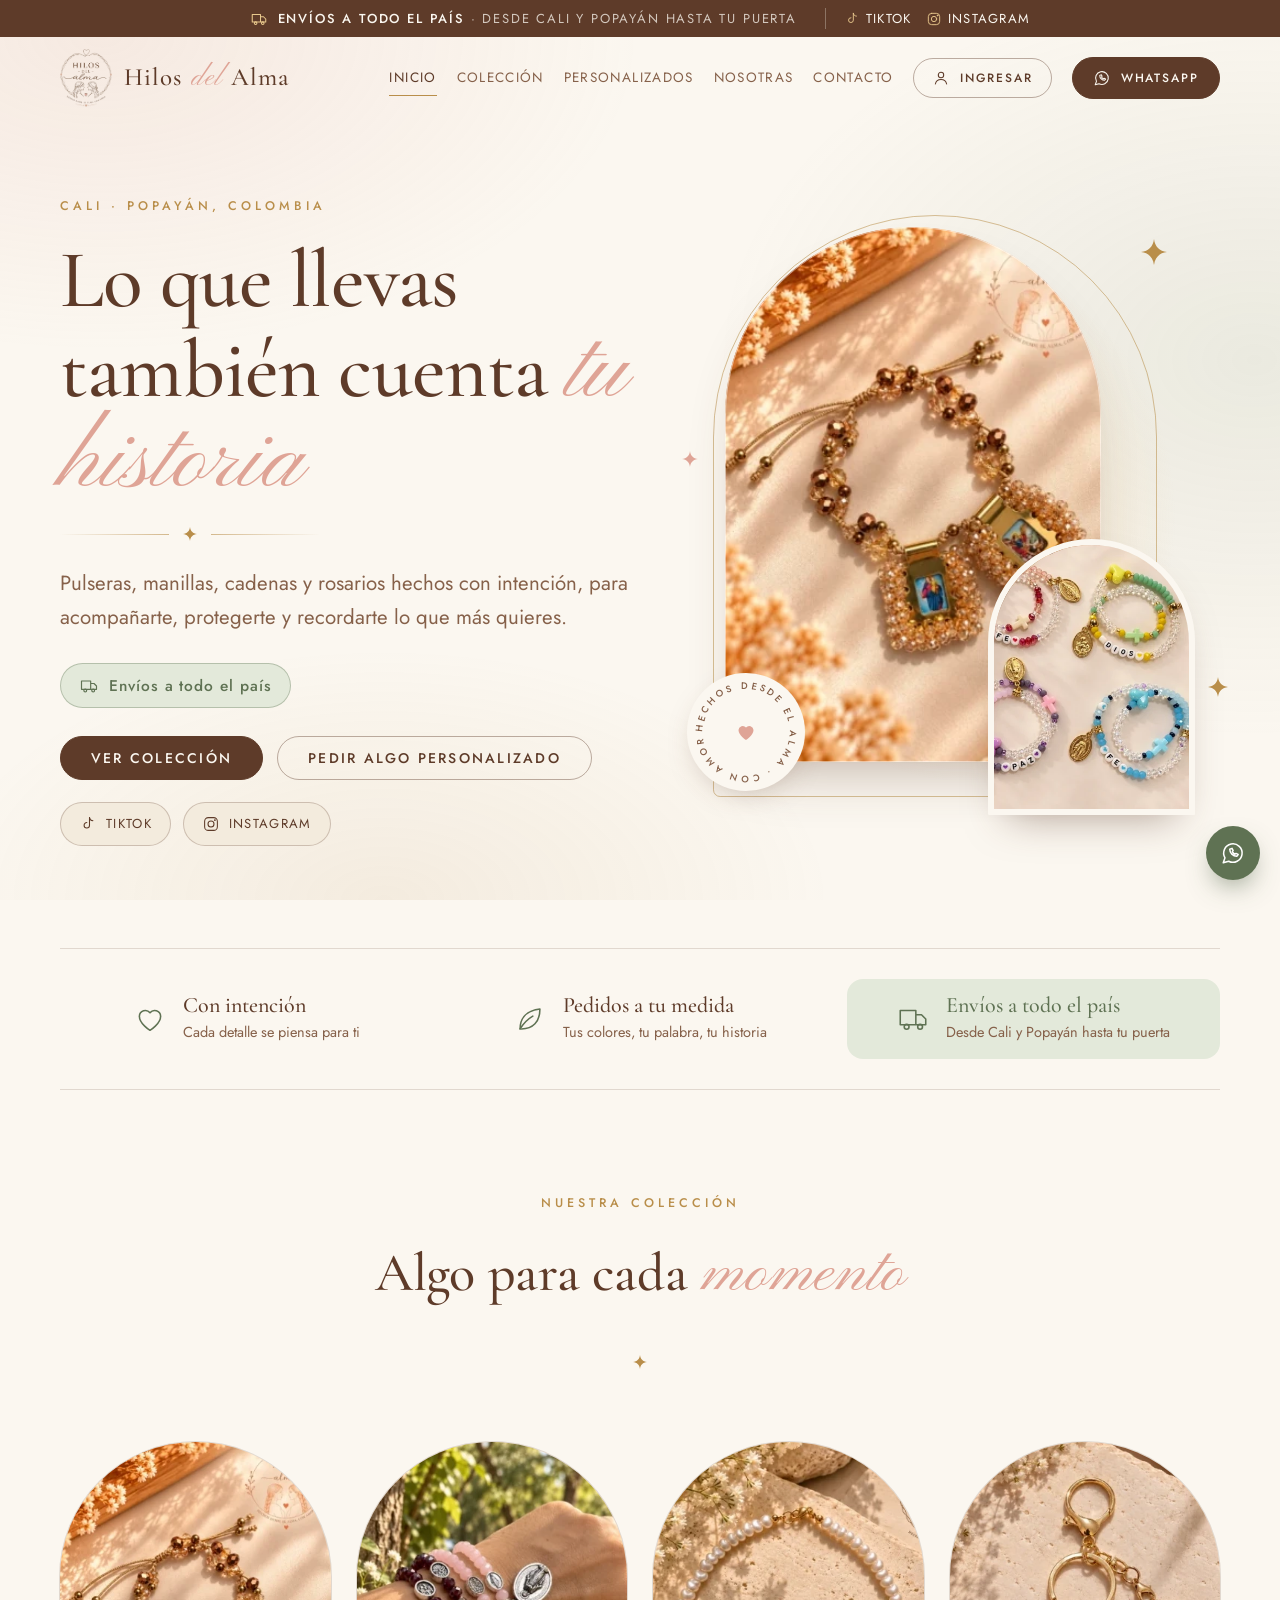
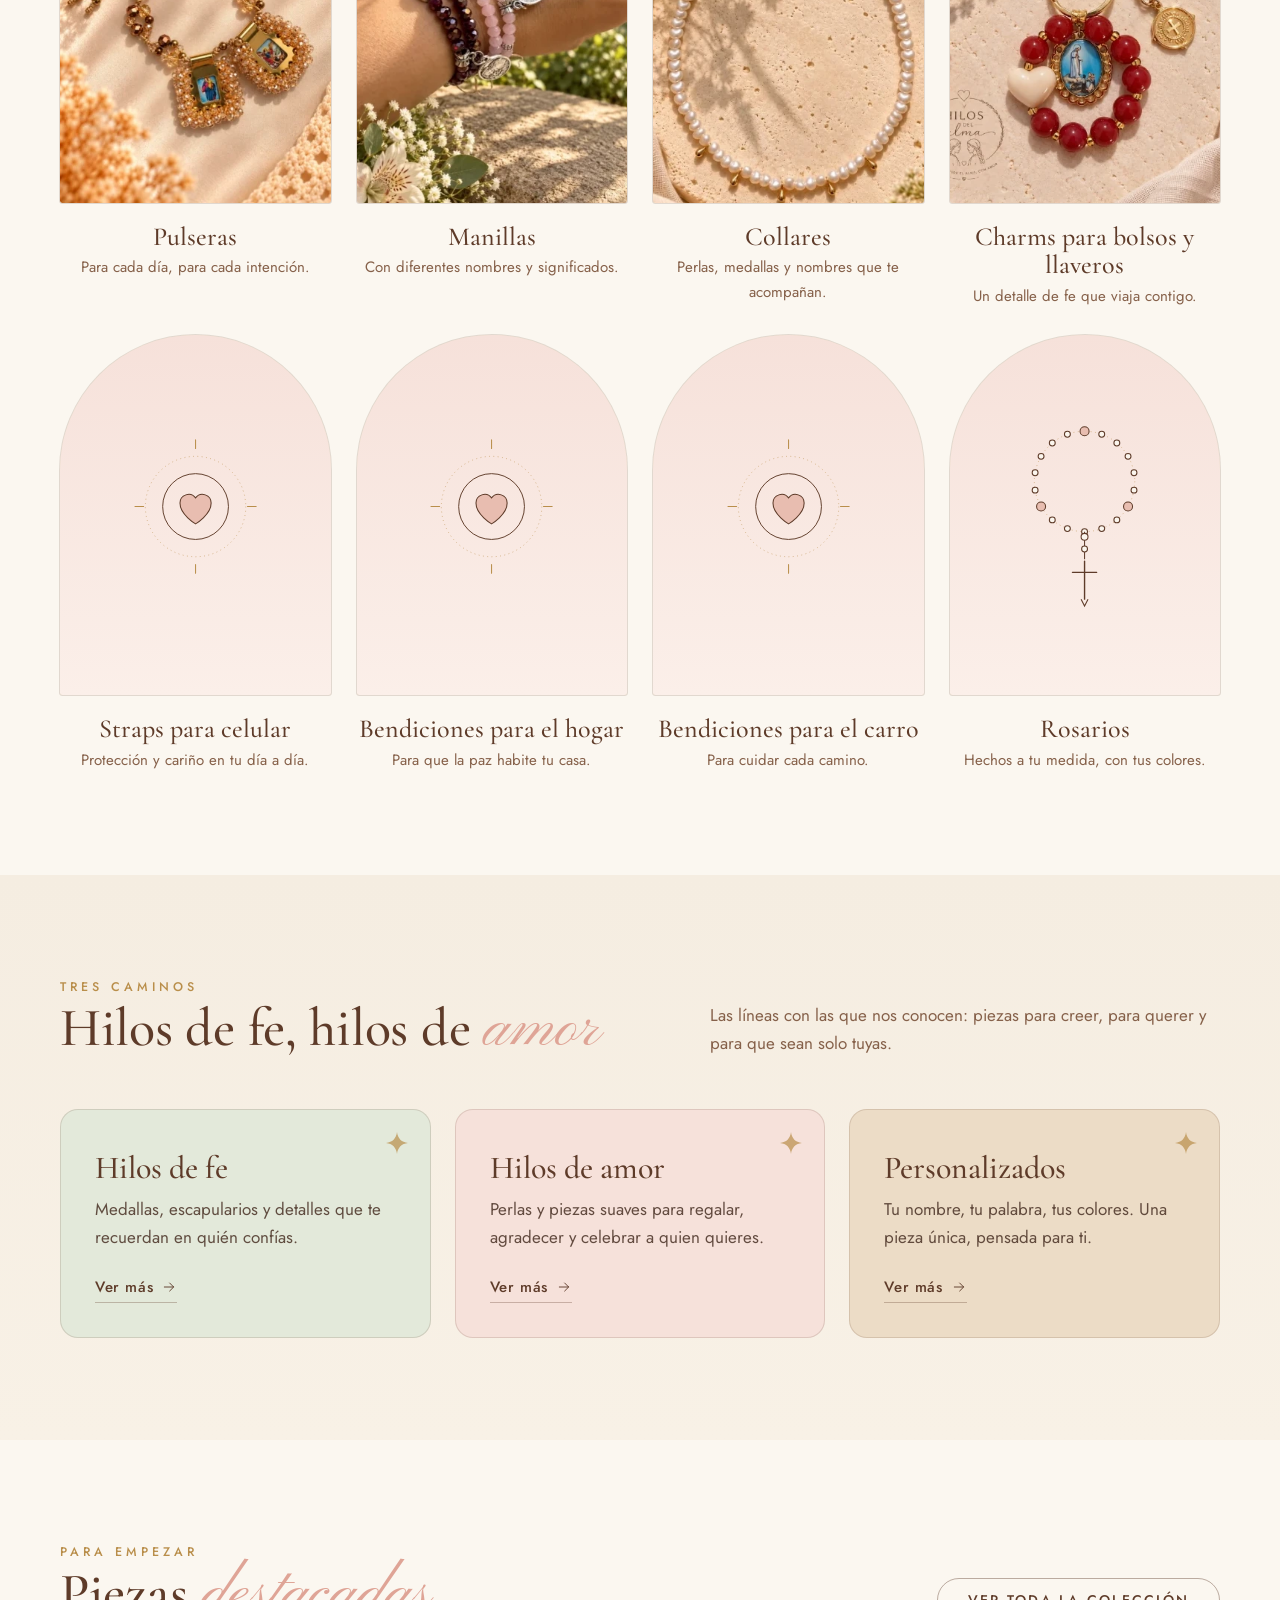
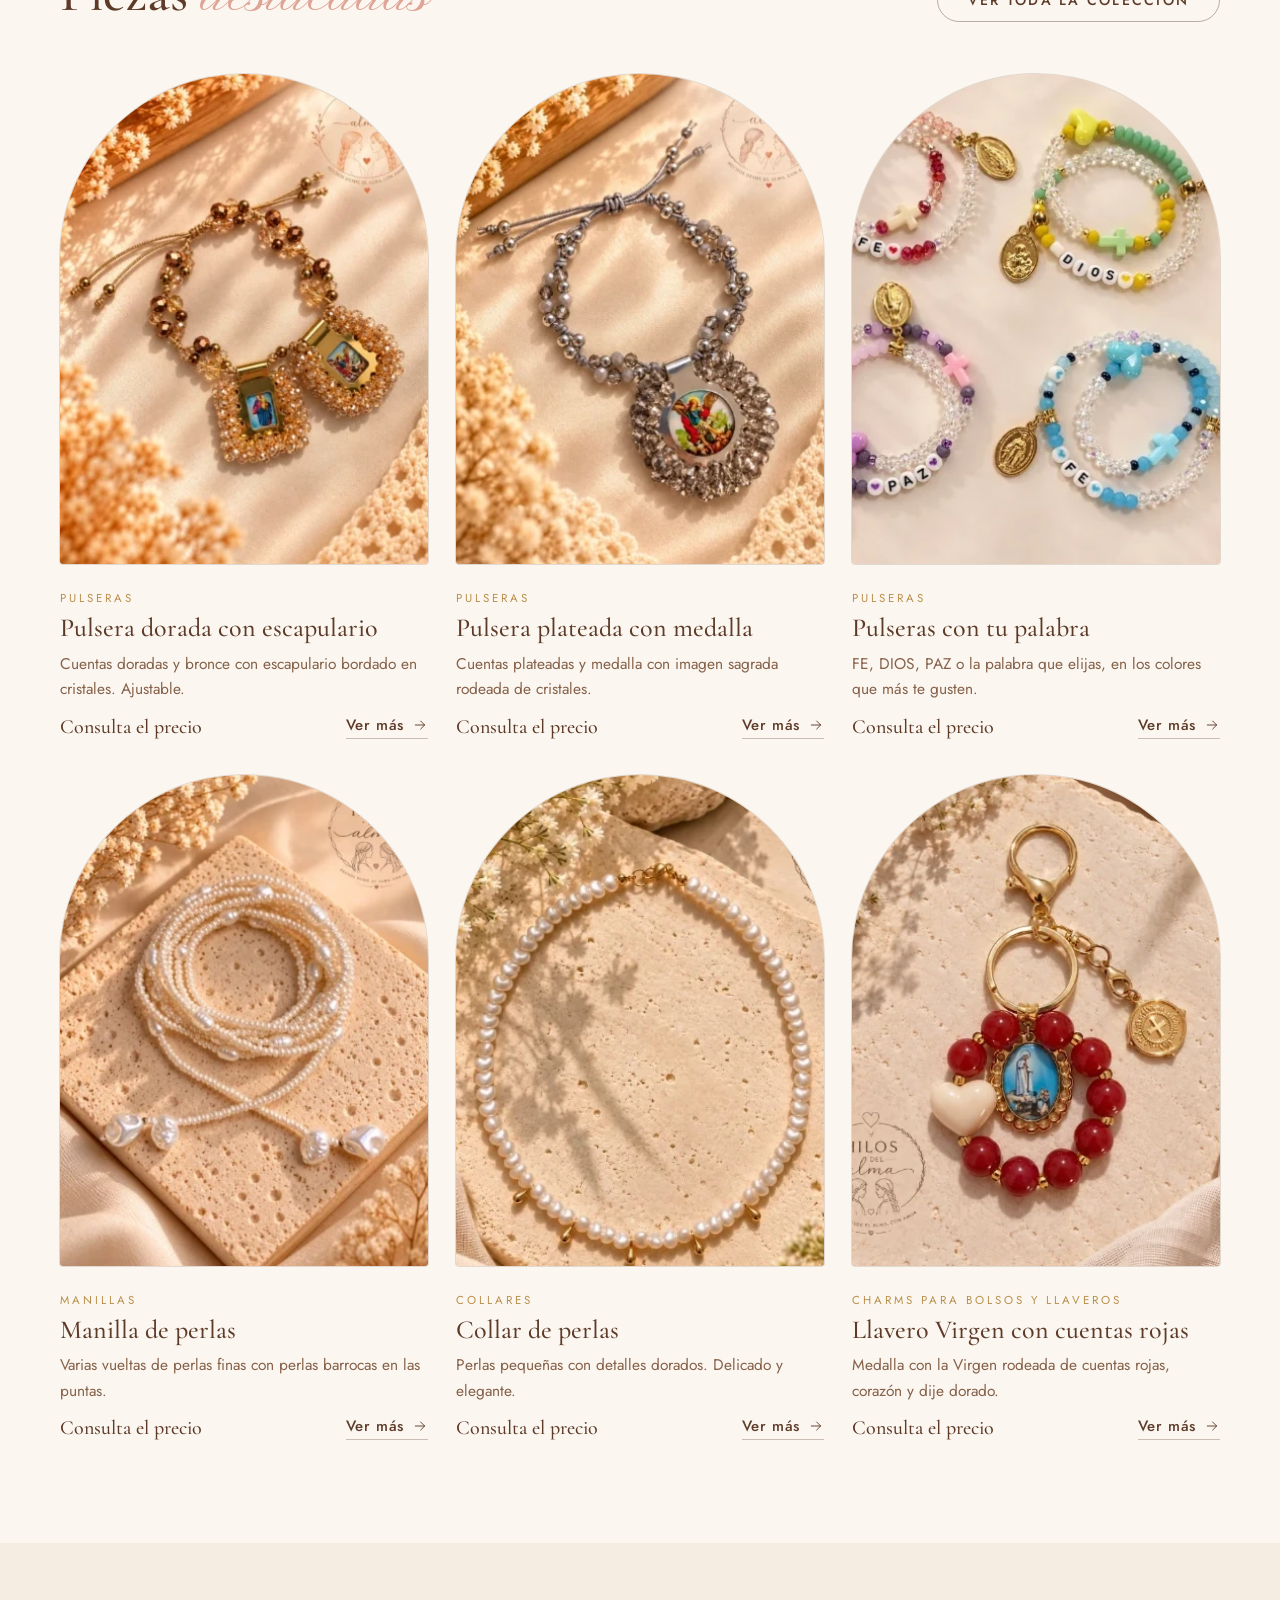
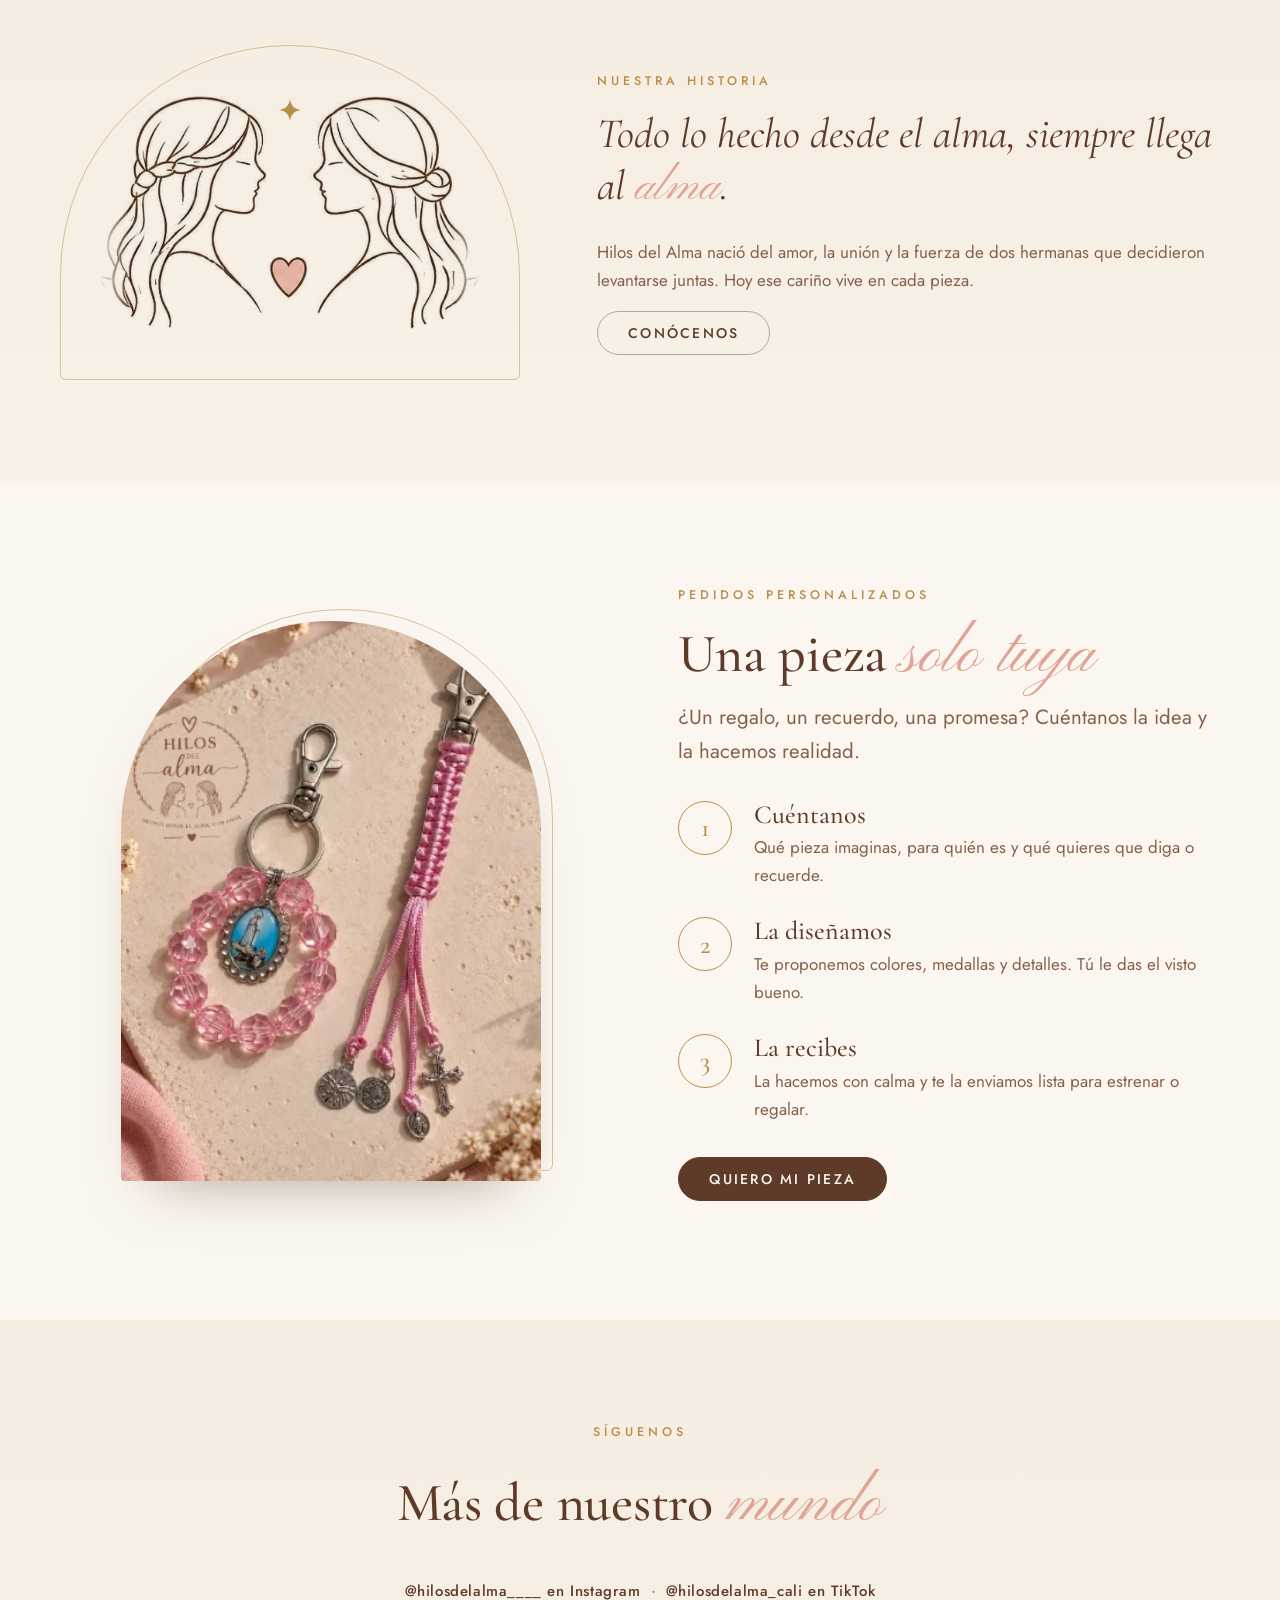
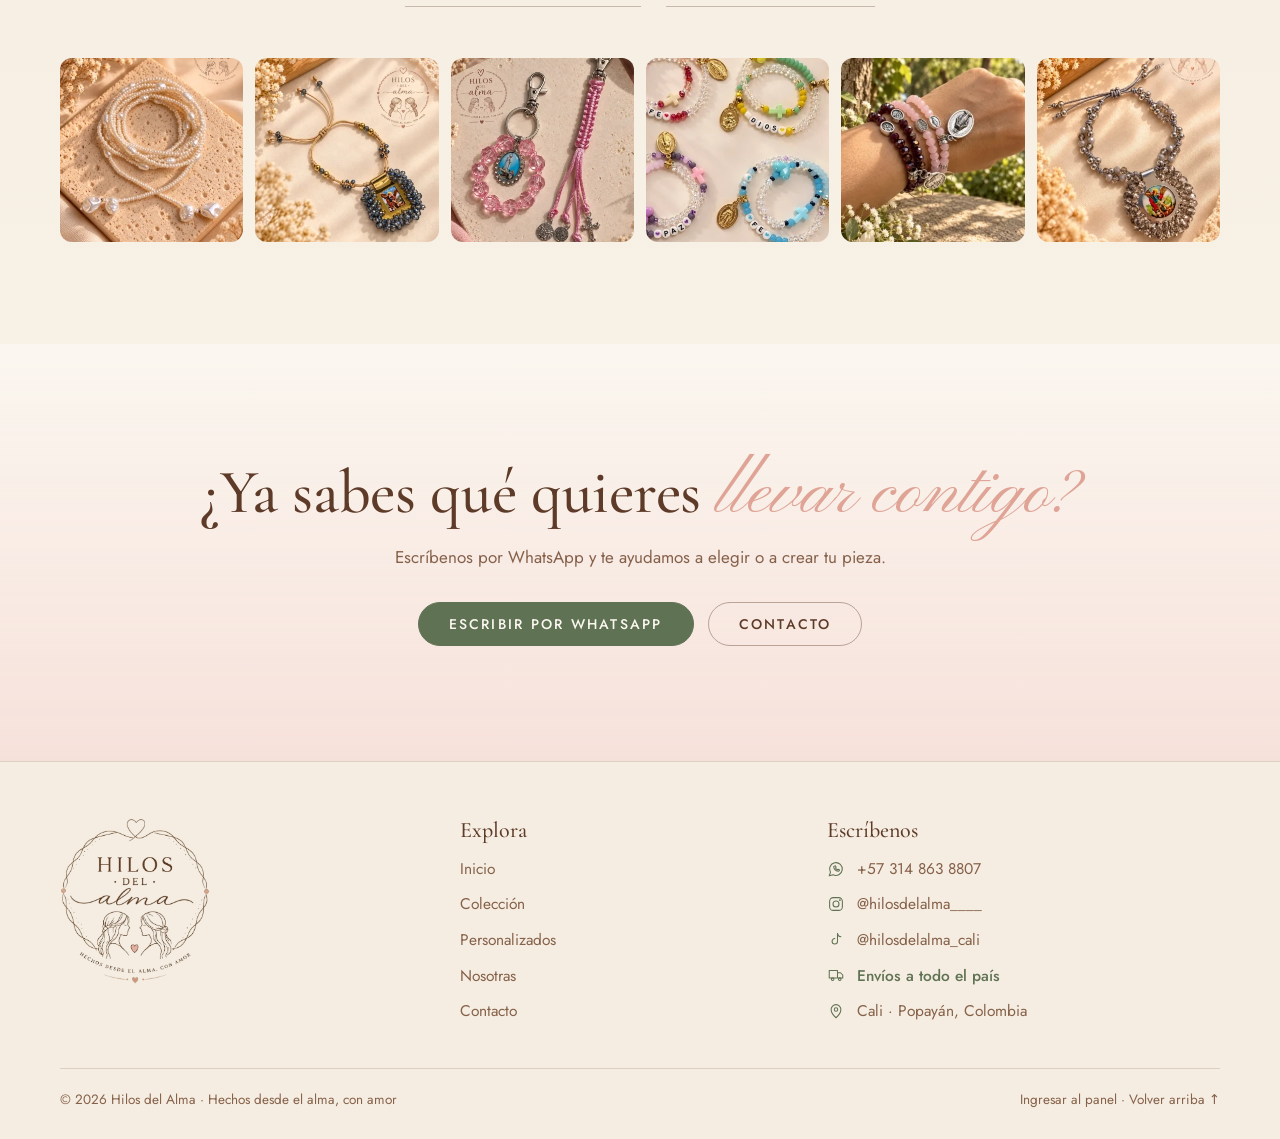
<file: index.html>
<!doctype html>
<html lang="es">
<head>
  <meta charset="utf-8">
  <meta name="viewport" content="width=device-width, initial-scale=1">
  <title>Hilos del Alma · Accesorios hechos desde el alma</title>
  <meta name="description" content="Pulseras, manillas, cadenas, rosarios y piezas personalizadas con fe y amor. Cali · Popayán, Colombia.">
  <meta name="theme-color" content="#fbf7f0">
  <link rel="icon" type="image/png" href="assets/img/favicon.png">
  <link rel="apple-touch-icon" href="assets/img/apple-touch-icon.png">
  <meta property="og:title" content="Hilos del Alma · Accesorios hechos desde el alma">
  <meta property="og:description" content="Pulseras, manillas, cadenas, rosarios y piezas personalizadas con fe y amor. Cali · Popayán, Colombia.">
  <meta property="og:image" content="assets/img/logo.png">
  <link rel="preconnect" href="https://fonts.googleapis.com">
  <link rel="preconnect" href="https://fonts.gstatic.com" crossorigin>
  <link href="https://fonts.googleapis.com/css2?family=Cormorant+Garamond:ital,wght@0,400;0,500;0,600;1,400;1,500&family=Jost:wght@300;400;500&family=Pinyon+Script&display=swap" rel="stylesheet">
  <link rel="stylesheet" href="assets/css/styles.css">
</head>
<body data-page="inicio">
<main>
  <section class="hero">
    <div class="wrap hero__grid">
      <div class="hero__copy">
        <p class="eyebrow">Cali · Popayán, Colombia</p>
        <h1 class="h1">Lo que llevas también cuenta <em>tu historia</em></h1>
        <div class="orn"><svg class="sparkle" viewBox="0 0 24 24"><path d="M12 0C12.8 7 17 11.2 24 12 17 12.8 12.8 17 12 24 11.2 17 7 12.8 0 12 7 11.2 11.2 7 12 0z" fill="currentColor"/></svg></div>
        <p class="lead hero__lead">Pulseras, manillas, cadenas y rosarios hechos con intención, para acompañarte, protegerte y recordarte lo que más quieres.</p>
        <p class="ship"><svg class="ico" width="20" height="20" viewBox="0 0 24 24" fill="none" stroke="currentColor" stroke-width="1.4" stroke-linecap="round" stroke-linejoin="round"><path d="M3 6h11v10H3zM14 9h4l3 3v4h-7"/><circle cx="7.5" cy="17.5" r="1.7"/><circle cx="17" cy="17.5" r="1.7"/></svg>Envíos a todo el país</p>
        <div class="hero__cta">
          <a class="btn" href="coleccion.html">Ver colección</a>
          <a class="btn btn--ghost" href="personalizados.html">Pedir algo personalizado</a>
        </div>
        <div class="hero__social" id="heroSocial"></div>
      </div>
      <div class="hero__art">
        <div class="hero__glow"></div>
        <div class="hero__frame"></div>
        <div class="hero__main"><img src="assets/img/dorada.webp" alt="Pulsera dorada con escapulario de Hilos del Alma" fetchpriority="high"></div>
        <div class="hero__sm"><img src="assets/img/palabras.webp" alt="Pulseras con las palabras FE, DIOS y PAZ"></div>
        <div class="hero__seal" aria-hidden="true">
          <svg viewBox="0 0 120 120"><defs><path id="c" d="M60 60m-44 0a44 44 0 1 1 88 0a44 44 0 1 1-88 0"/></defs><text><textPath href="#c">Hechos desde el alma · con amor ·</textPath></text></svg>
          <svg class="ico" style="animation:none;position:static;width:24px;height:24px" viewBox="0 0 24 24" fill="currentColor"><path d="M12 20s-7.5-4.6-7.5-10A4.2 4.2 0 0 1 12 7.6 4.2 4.2 0 0 1 19.5 10c0 5.4-7.5 10-7.5 10z"/></svg>
        </div>
        <svg class="float float--1" viewBox="0 0 24 24"><path d="M12 0C12.8 7 17 11.2 24 12 17 12.8 12.8 17 12 24 11.2 17 7 12.8 0 12 7 11.2 11.2 7 12 0z" fill="currentColor"/></svg>
        <svg class="float float--2" viewBox="0 0 24 24"><path d="M12 0C12.8 7 17 11.2 24 12 17 12.8 12.8 17 12 24 11.2 17 7 12.8 0 12 7 11.2 11.2 7 12 0z" fill="currentColor"/></svg>
        <svg class="float float--3" viewBox="0 0 24 24"><path d="M12 0C12.8 7 17 11.2 24 12 17 12.8 12.8 17 12 24 11.2 17 7 12.8 0 12 7 11.2 11.2 7 12 0z" fill="currentColor"/></svg>
      </div>
    </div>
  </section>

  <div class="wrap">
    <div class="values">
      <div class="value reveal"><svg class="ico" width="34" height="34" viewBox="0 0 24 24" fill="none" stroke="currentColor" stroke-width="1.1" stroke-linecap="round" stroke-linejoin="round"><path d="M12 20s-7.5-4.6-7.5-10A4.2 4.2 0 0 1 12 7.6 4.2 4.2 0 0 1 19.5 10c0 5.4-7.5 10-7.5 10z"/></svg><div><b>Con intención</b><span>Cada detalle se piensa para ti</span></div></div>
      <div class="value reveal"><svg class="ico" width="34" height="34" viewBox="0 0 24 24" fill="none" stroke="currentColor" stroke-width="1.1" stroke-linecap="round" stroke-linejoin="round"><path d="M5 19c0-8 5-13 14-14 0 9-5 14-13 14"/><path d="M5 19c2.5-4 5.5-7 9-9"/></svg><div><b>Pedidos a tu medida</b><span>Tus colores, tu palabra, tu historia</span></div></div>
      <div class="value value--hl reveal"><svg class="ico" width="34" height="34" viewBox="0 0 24 24" fill="none" stroke="currentColor" stroke-width="1.1" stroke-linecap="round" stroke-linejoin="round"><path d="M3 6h11v10H3zM14 9h4l3 3v4h-7"/><circle cx="7.5" cy="17.5" r="1.7"/><circle cx="17" cy="17.5" r="1.7"/></svg><div><b>Envíos a todo el país</b><span>Desde Cali y Popayán hasta tu puerta</span></div></div>
    </div>
  </div>

  <section class="section">
    <div class="wrap">
      <div class="head head--center">
        <p class="eyebrow">Nuestra colección</p>
        <h2 class="h2">Algo para cada <em>momento</em></h2>
        <div class="orn orn--center"><svg class="sparkle" viewBox="0 0 24 24"><path d="M12 0C12.8 7 17 11.2 24 12 17 12.8 12.8 17 12 24 11.2 17 7 12.8 0 12 7 11.2 11.2 7 12 0z" fill="currentColor"/></svg></div>
      </div>
      <div class="cats" id="cats"></div>
    </div>
  </section>

  <section class="section section--paper">
    <div class="wrap">
      <div class="head">
        <div><p class="eyebrow">Tres caminos</p><h2 class="h2">Hilos de fe, hilos de <em>amor</em></h2></div>
        <p class="muted">Las líneas con las que nos conocen: piezas para creer, para querer y para que sean solo tuyas.</p>
      </div>
      <div class="lineas" id="lineas"></div>
    </div>
  </section>

  <section class="section">
    <div class="wrap">
      <div class="head">
        <div><p class="eyebrow">Para empezar</p><h2 class="h2">Piezas <em>destacadas</em></h2></div>
        <a class="btn btn--ghost" href="coleccion.html">Ver toda la colección</a>
      </div>
      <div class="pieces" id="destacados"></div>
    </div>
  </section>

  <section class="section section--paper">
    <div class="wrap story">
      <div class="story__art reveal">
        <svg class="sparkle" viewBox="0 0 24 24"><path d="M12 0C12.8 7 17 11.2 24 12 17 12.8 12.8 17 12 24 11.2 17 7 12.8 0 12 7 11.2 11.2 7 12 0z" fill="currentColor"/></svg>
        <img src="assets/img/hermanas.png" alt="Dibujo de las dos hermanas fundadoras de Hilos del Alma" loading="lazy">
      </div>
      <div class="reveal">
        <p class="eyebrow">Nuestra historia</p>
        <blockquote>Todo lo hecho desde el alma, siempre llega al <em>alma</em>.</blockquote>
        <div class="prose">
          <p>Hilos del Alma nació del amor, la unión y la fuerza de dos hermanas que decidieron levantarse juntas. Hoy ese cariño vive en cada pieza.</p>
        </div>
        <a class="btn btn--ghost" href="nosotras.html">Conócenos</a>
      </div>
    </div>
  </section>

  <section class="section">
    <div class="wrap split">
      <div class="split__img reveal"><div class="arch"><img src="assets/img/llavero-rosa.webp" alt="Llavero rosado con medalla y cruz" loading="lazy"></div></div>
      <div>
        <p class="eyebrow">Pedidos personalizados</p>
        <h2 class="h2">Una pieza <em>solo tuya</em></h2>
        <p class="lead" style="margin:18px 0 32px">¿Un regalo, un recuerdo, una promesa? Cuéntanos la idea y la hacemos realidad.</p>
        <ol class="steps" id="pasos"></ol>
        <p style="margin-top:34px"><a class="btn" href="personalizados.html">Quiero mi pieza</a></p>
      </div>
    </div>
  </section>

  <section class="section" data-medallas>
    <div class="wrap">
      <div class="head head--center">
        <p class="eyebrow">El empaque</p>
        <h2 class="h2">Cada medalla tiene un <em>significado</em></h2>
        <p class="muted" style="margin-top:14px">Tu pieza llega en un empaque pensado como una experiencia, con el significado de su medalla.</p>
      </div>
      <div class="medals" id="medallas"></div>
    </div>
  </section>

  <section class="section section--paper">
    <div class="wrap">
      <div class="head head--center">
        <p class="eyebrow">Síguenos</p>
        <h2 class="h2">Más de nuestro <em>mundo</em></h2>
        <p class="muted" style="margin-top:14px"><a class="link" href="https://www.instagram.com/hilosdelalma____/" target="_blank" rel="noopener">@hilosdelalma____ en Instagram</a> &nbsp;·&nbsp; <a class="link" href="https://www.tiktok.com/@hilosdelalma_cali" target="_blank" rel="noopener">@hilosdelalma_cali en TikTok</a></p>
      </div>
      <div class="ig" id="ig"></div>
    </div>
  </section>

  <section class="cta">
    <div class="wrap reveal">
      <h2 class="h2">¿Ya sabes qué quieres <em>llevar contigo?</em></h2>
      <p>Escríbenos por WhatsApp y te ayudamos a elegir o a crear tu pieza.</p>
      <div class="cta__btns">
        <a class="btn btn--sage" data-wa="Hola Hilos del Alma, quiero información sobre sus piezas." target="_blank" rel="noopener">Escribir por WhatsApp</a>
        <a class="btn btn--ghost" href="contacto.html">Contacto</a>
      </div>
    </div>
  </section>
</main>

<script src="assets/js/data.js"></script>
<script src="assets/js/art.js"></script>
<script src="assets/js/config.js"></script>
<script src="assets/js/catalogo.js"></script>
<script src="assets/js/layout.js"></script>
<script src="assets/js/app.js"></script>
<script>document.getElementById('heroSocial').innerHTML =
  '<a class="chip-social" href="https://www.tiktok.com/@' + SITE.tiktok + '" target="_blank" rel="noopener">' + Art.icon('tiktok', 18) + 'TikTok</a>' +
  '<a class="chip-social" href="https://www.instagram.com/' + SITE.instagram + '/" target="_blank" rel="noopener">' + Art.icon('insta', 18) + 'Instagram</a>';</script>
</body>
</html>
</file>
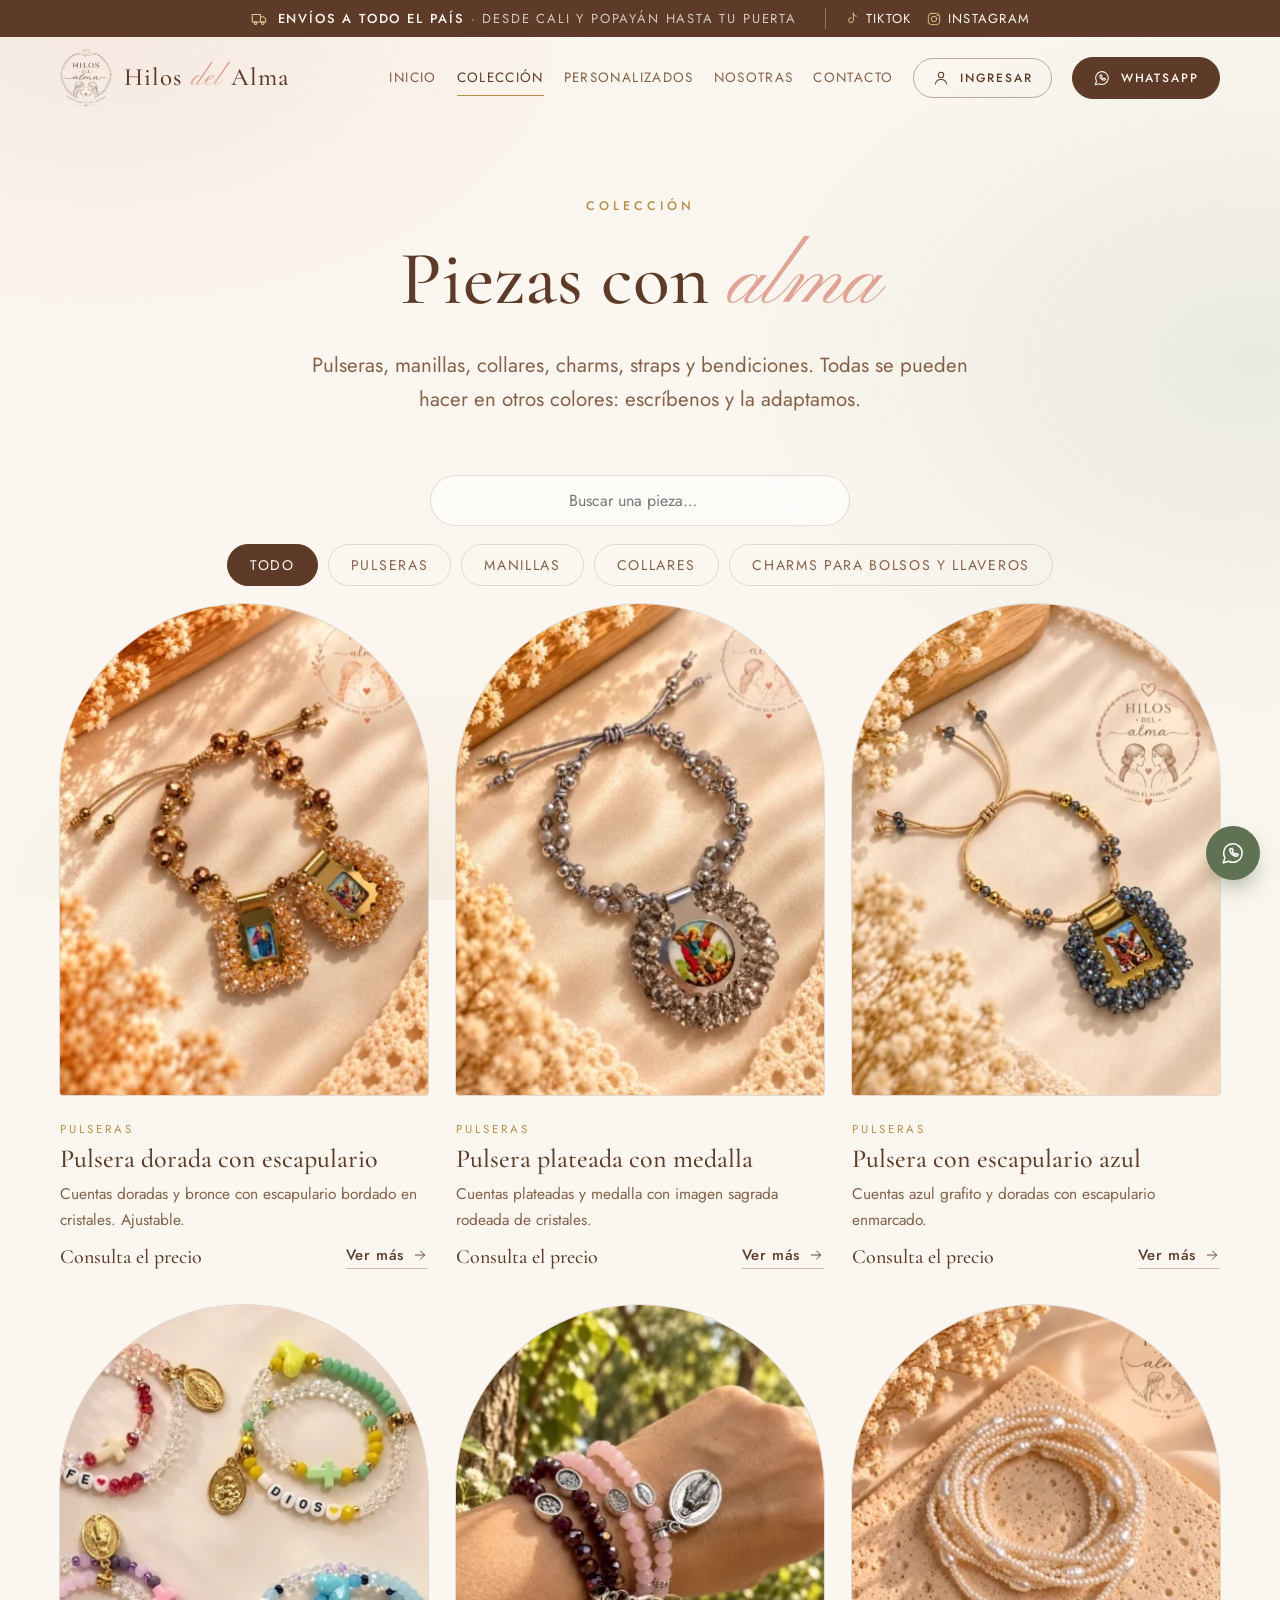
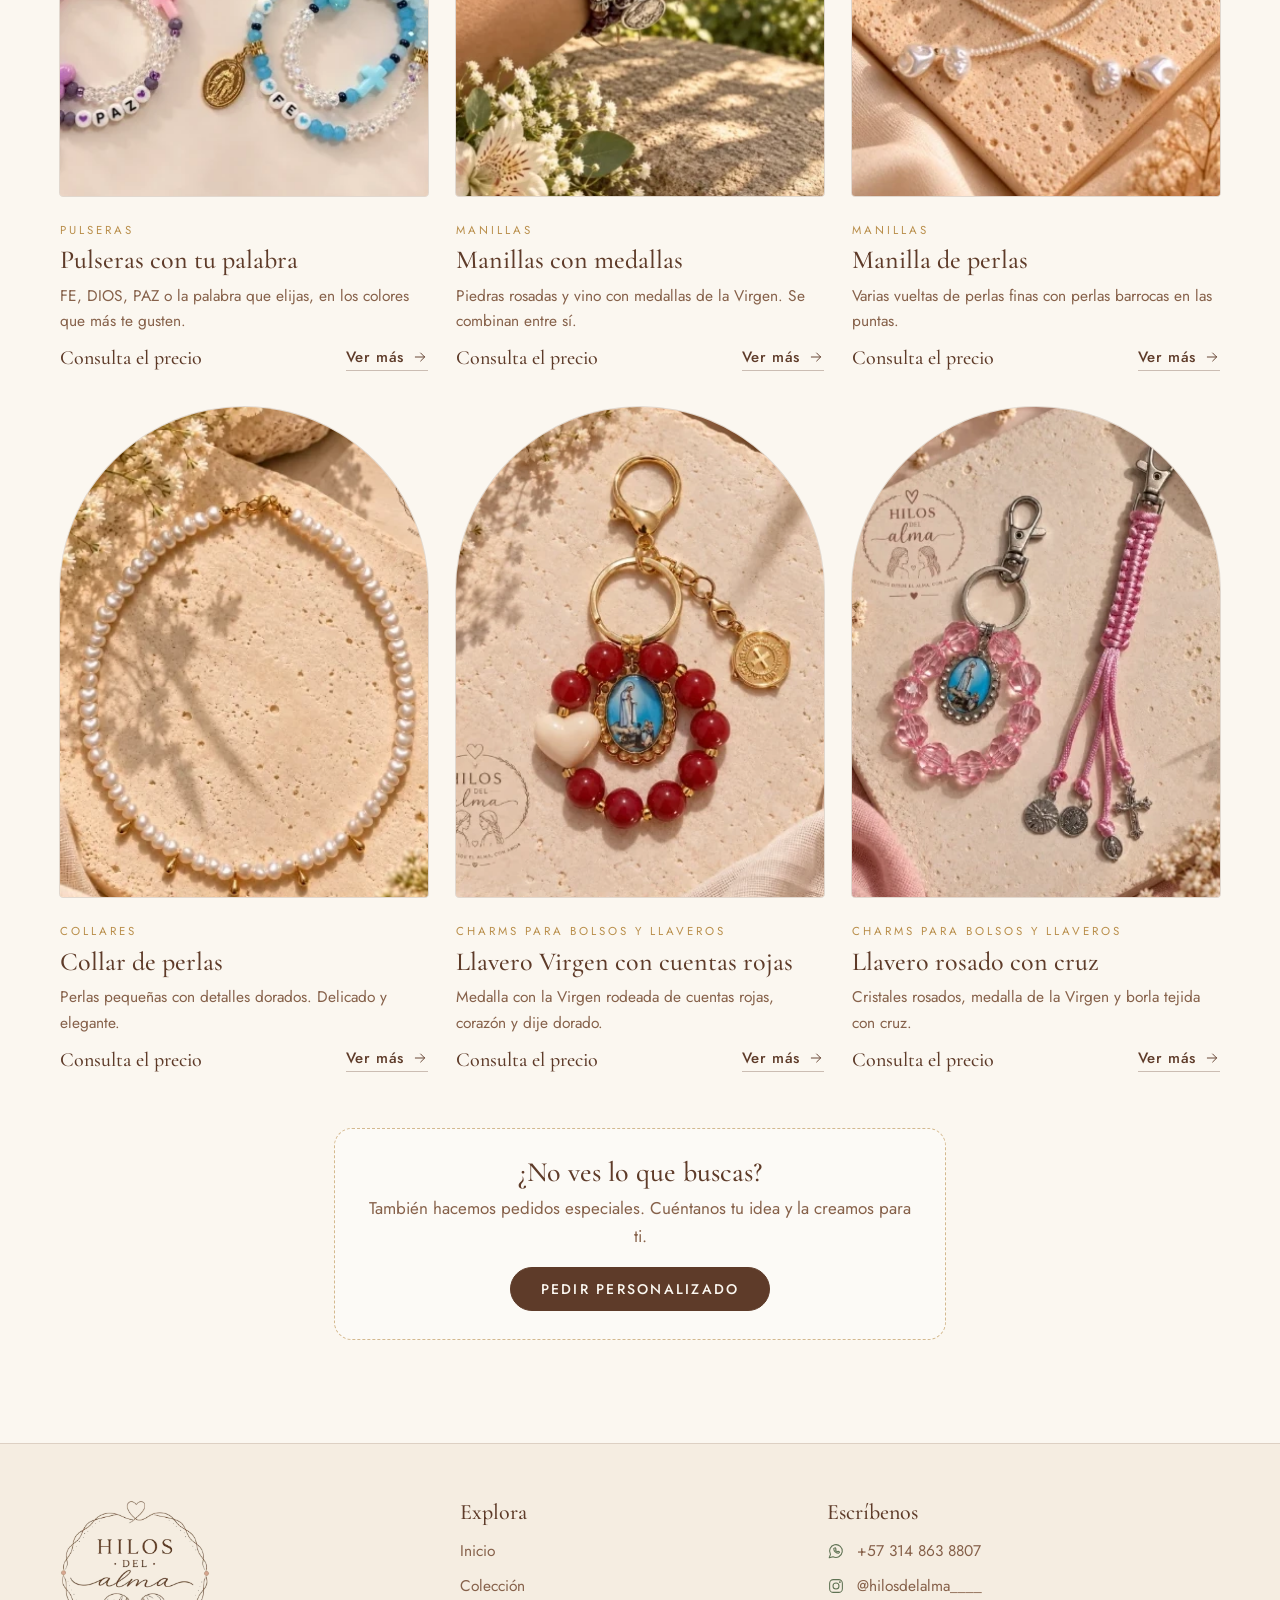
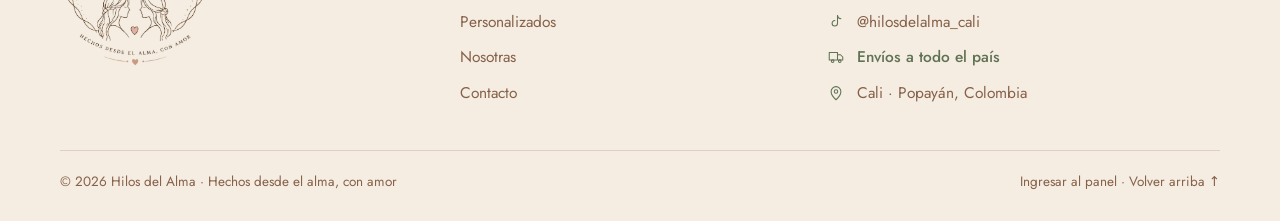
<file: coleccion.html>
<!doctype html>
<html lang="es">
<head>
  <meta charset="utf-8">
  <meta name="viewport" content="width=device-width, initial-scale=1">
  <title>Colección · Hilos del Alma</title>
  <meta name="description" content="Pulseras, manillas, collares, llaveros y rosarios de Hilos del Alma. Cotiza por WhatsApp.">
  <meta name="theme-color" content="#fbf7f0">
  <link rel="icon" type="image/png" href="assets/img/favicon.png">
  <link rel="apple-touch-icon" href="assets/img/apple-touch-icon.png">
  <meta property="og:title" content="Colección · Hilos del Alma">
  <meta property="og:description" content="Pulseras, manillas, collares, llaveros y rosarios de Hilos del Alma. Cotiza por WhatsApp.">
  <meta property="og:image" content="assets/img/logo.png">
  <link rel="preconnect" href="https://fonts.googleapis.com">
  <link rel="preconnect" href="https://fonts.gstatic.com" crossorigin>
  <link href="https://fonts.googleapis.com/css2?family=Cormorant+Garamond:ital,wght@0,400;0,500;0,600;1,400;1,500&family=Jost:wght@300;400;500&family=Pinyon+Script&display=swap" rel="stylesheet">
  <link rel="stylesheet" href="assets/css/styles.css">
</head>
<body data-page="coleccion">
<main>
  <section class="page-head wrap">
    <p class="eyebrow">Colección</p>
    <h1>Piezas con <em>alma</em></h1>
    <p class="lead">Pulseras, manillas, collares, charms, straps y bendiciones. Todas se pueden hacer en otros colores: escríbenos y la adaptamos.</p>
  </section>
  <section class="section" style="padding-top:20px">
    <div class="wrap">
      <div class="search"><input id="buscar" type="search" placeholder="Buscar una pieza…" aria-label="Buscar una pieza" autocomplete="off"></div>
      <div class="chips" id="chips"></div>
      <p class="linea-info" id="linea-info" hidden></p>
      <div class="pieces" id="coleccion"></div>
      <div class="note reveal">
        <h3>¿No ves lo que buscas?</h3>
        <p class="muted">También hacemos pedidos especiales. Cuéntanos tu idea y la creamos para ti.</p>
        <a class="btn" href="personalizados.html">Pedir personalizado</a>
      </div>
    </div>
  </section>
</main>

<script src="assets/js/data.js"></script>
<script src="assets/js/art.js"></script>
<script src="assets/js/config.js"></script>
<script src="assets/js/catalogo.js"></script>
<script src="assets/js/layout.js"></script>
<script src="assets/js/app.js"></script>
</body>
</html>
</file>
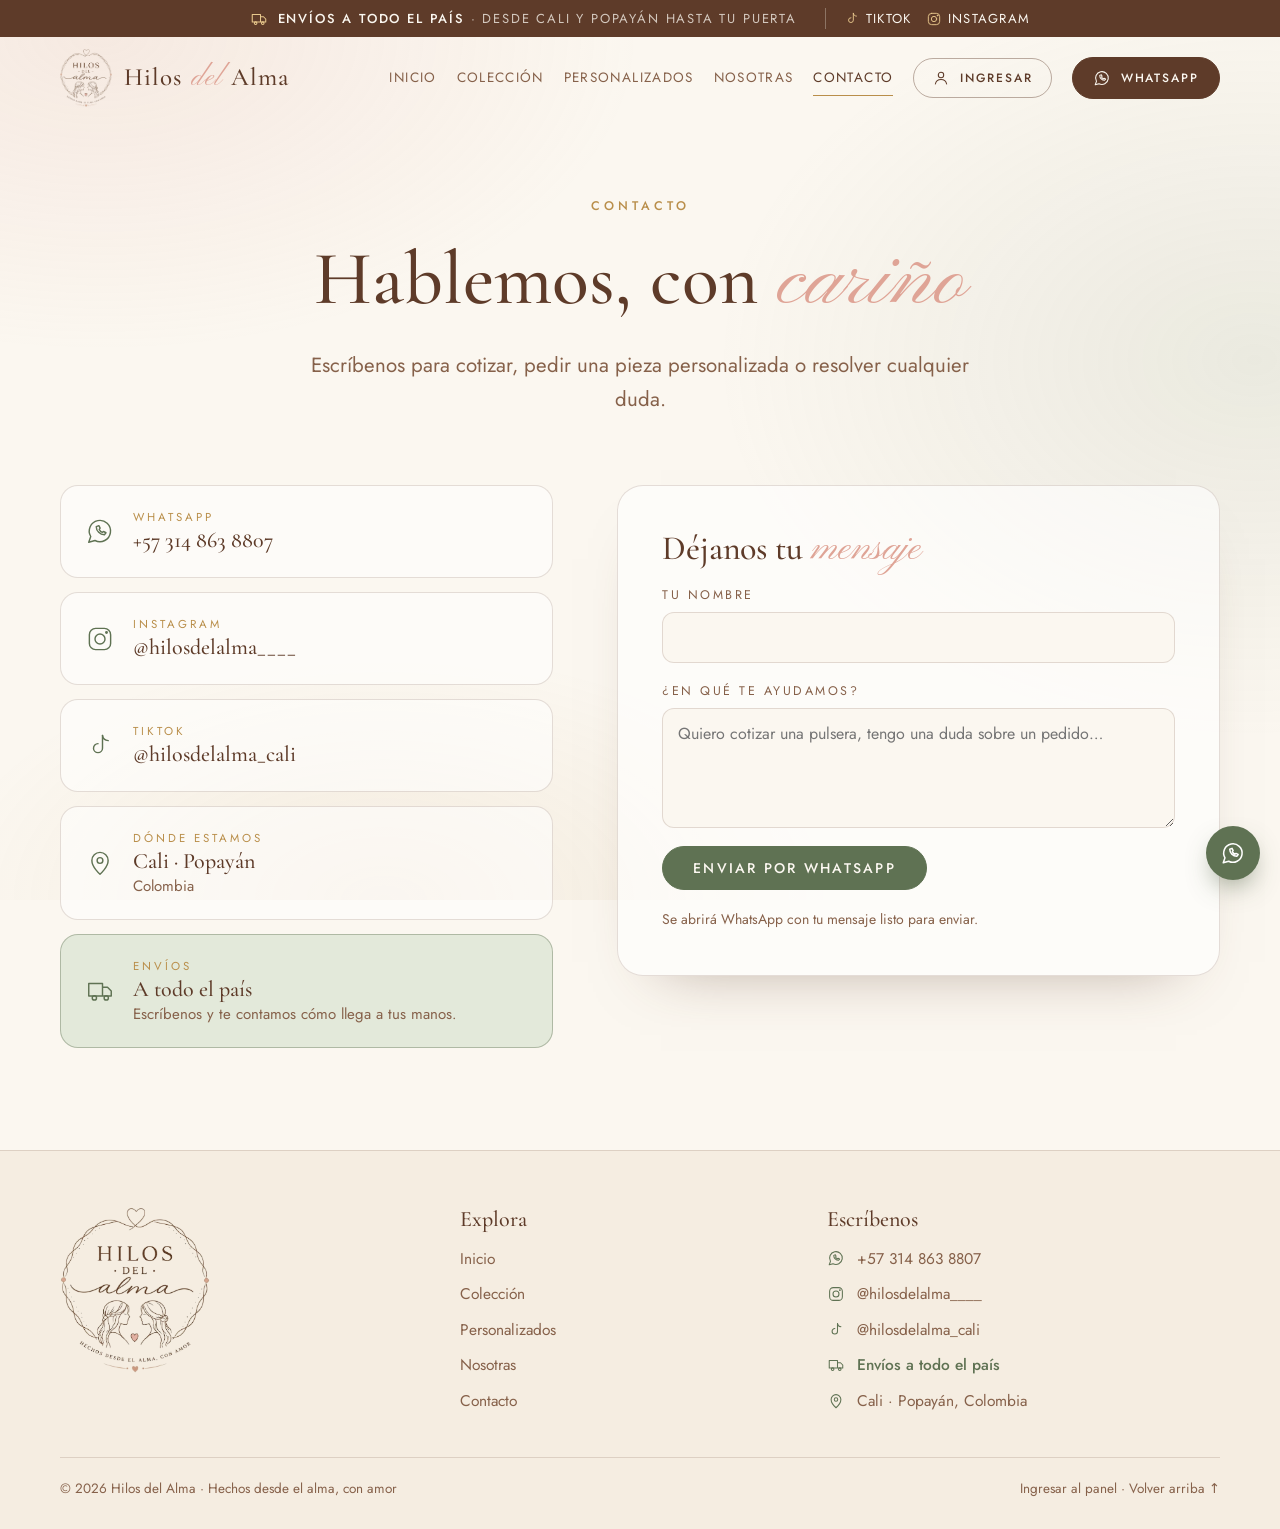
<file: contacto.html>
<!doctype html>
<html lang="es">
<head>
  <meta charset="utf-8">
  <meta name="viewport" content="width=device-width, initial-scale=1">
  <title>Contacto · Hilos del Alma</title>
  <meta name="description" content="Escríbenos por WhatsApp o Instagram. Hilos del Alma, Cali · Popayán, Colombia.">
  <meta name="theme-color" content="#fbf7f0">
  <link rel="icon" type="image/png" href="assets/img/favicon.png">
  <link rel="apple-touch-icon" href="assets/img/apple-touch-icon.png">
  <meta property="og:title" content="Contacto · Hilos del Alma">
  <meta property="og:description" content="Escríbenos por WhatsApp o Instagram. Hilos del Alma, Cali · Popayán, Colombia.">
  <meta property="og:image" content="assets/img/logo.png">
  <link rel="preconnect" href="https://fonts.googleapis.com">
  <link rel="preconnect" href="https://fonts.gstatic.com" crossorigin>
  <link href="https://fonts.googleapis.com/css2?family=Cormorant+Garamond:ital,wght@0,400;0,500;0,600;1,400;1,500&family=Jost:wght@300;400;500&family=Pinyon+Script&display=swap" rel="stylesheet">
  <link rel="stylesheet" href="assets/css/styles.css">
</head>
<body data-page="contacto">
<main>
  <section class="page-head wrap">
    <p class="eyebrow">Contacto</p>
    <h1>Hablemos, con <em>cariño</em></h1>
    <p class="lead">Escríbenos para cotizar, pedir una pieza personalizada o resolver cualquier duda.</p>
  </section>

  <section class="section" style="padding-top:30px">
    <div class="wrap contact">
      <div class="ccards">
        <a class="ccard reveal" href="#" data-wa="Hola Hilos del Alma, quiero información." target="_blank" rel="noopener">
          <svg class="ico" viewBox="0 0 24 24" width="30" height="30" fill="none" stroke="currentColor" stroke-width="1.15" stroke-linecap="round" stroke-linejoin="round"><path d="M3 21l1.6-4.6A8.5 8.5 0 1 1 8 19.6L3 21z"/><path d="M9 8.5c0 3.5 3 6.5 6.5 6.5l1.3-1.6-2-1-1 .7c-1-.4-1.9-1.3-2.4-2.4l.7-1-1-2L9 8.5z"/></svg>
          <div><small>WhatsApp</small><b>+57 314 863 8807</b></div>
        </a>
        <a class="ccard reveal" href="https://www.instagram.com/hilosdelalma____/" target="_blank" rel="noopener">
          <svg class="ico" viewBox="0 0 24 24" width="30" height="30" fill="none" stroke="currentColor" stroke-width="1.15" stroke-linecap="round" stroke-linejoin="round"><rect x="3.5" y="3.5" width="17" height="17" rx="5"/><circle cx="12" cy="12" r="4"/><circle cx="17.2" cy="6.8" r=".6"/></svg>
          <div><small>Instagram</small><b>@hilosdelalma____</b></div>
        </a>
        <a class="ccard reveal" href="https://www.tiktok.com/@hilosdelalma_cali" target="_blank" rel="noopener">
          <svg class="ico" viewBox="0 0 24 24" width="30" height="30" fill="none" stroke="currentColor" stroke-width="1.15" stroke-linecap="round" stroke-linejoin="round"><path d="M14 3.5v10.2a3.6 3.6 0 1 1-3.6-3.6"/><path d="M14 3.5c.3 2.4 1.9 4 4.6 4.2"/></svg>
          <div><small>TikTok</small><b>@hilosdelalma_cali</b></div>
        </a>
        <div class="ccard reveal">
          <svg class="ico" viewBox="0 0 24 24" width="30" height="30" fill="none" stroke="currentColor" stroke-width="1.15" stroke-linecap="round" stroke-linejoin="round"><path d="M12 21s-6.5-5.6-6.5-11a6.5 6.5 0 0 1 13 0c0 5.4-6.5 11-6.5 11z"/><circle cx="12" cy="10" r="2.3"/></svg>
          <div><small>Dónde estamos</small><b>Cali · Popayán</b><span>Colombia</span></div>
        </div>
        <div class="ccard ccard--hl reveal">
          <svg class="ico" viewBox="0 0 24 24" width="30" height="30" fill="none" stroke="currentColor" stroke-width="1.15" stroke-linecap="round" stroke-linejoin="round"><path d="M3 6h11v10H3zM14 9h4l3 3v4h-7"/><circle cx="7.5" cy="17.5" r="1.7"/><circle cx="17" cy="17.5" r="1.7"/></svg>
          <div><small>Envíos</small><b>A todo el país</b><span>Escríbenos y te contamos cómo llega a tus manos.</span></div>
        </div>
      </div>
      <form class="form reveal" data-wa-form>
        <h2 class="h2" style="font-size:34px">Déjanos tu <em>mensaje</em></h2>
        <div class="field"><label for="nombre">Tu nombre</label><input id="nombre" name="nombre" required autocomplete="given-name"></div>
        <div class="field"><label for="mensaje">¿En qué te ayudamos?</label><textarea id="mensaje" name="mensaje" required placeholder="Quiero cotizar una pulsera, tengo una duda sobre un pedido…"></textarea></div>
        <button class="btn btn--sage" type="submit">Enviar por WhatsApp</button>
        <p class="form__hint">Se abrirá WhatsApp con tu mensaje listo para enviar.</p>
      </form>
    </div>
  </section>
</main>

<script src="assets/js/data.js"></script>
<script src="assets/js/art.js"></script>
<script src="assets/js/config.js"></script>
<script src="assets/js/catalogo.js"></script>
<script src="assets/js/layout.js"></script>
<script src="assets/js/app.js"></script>
</body>
</html>
</file>
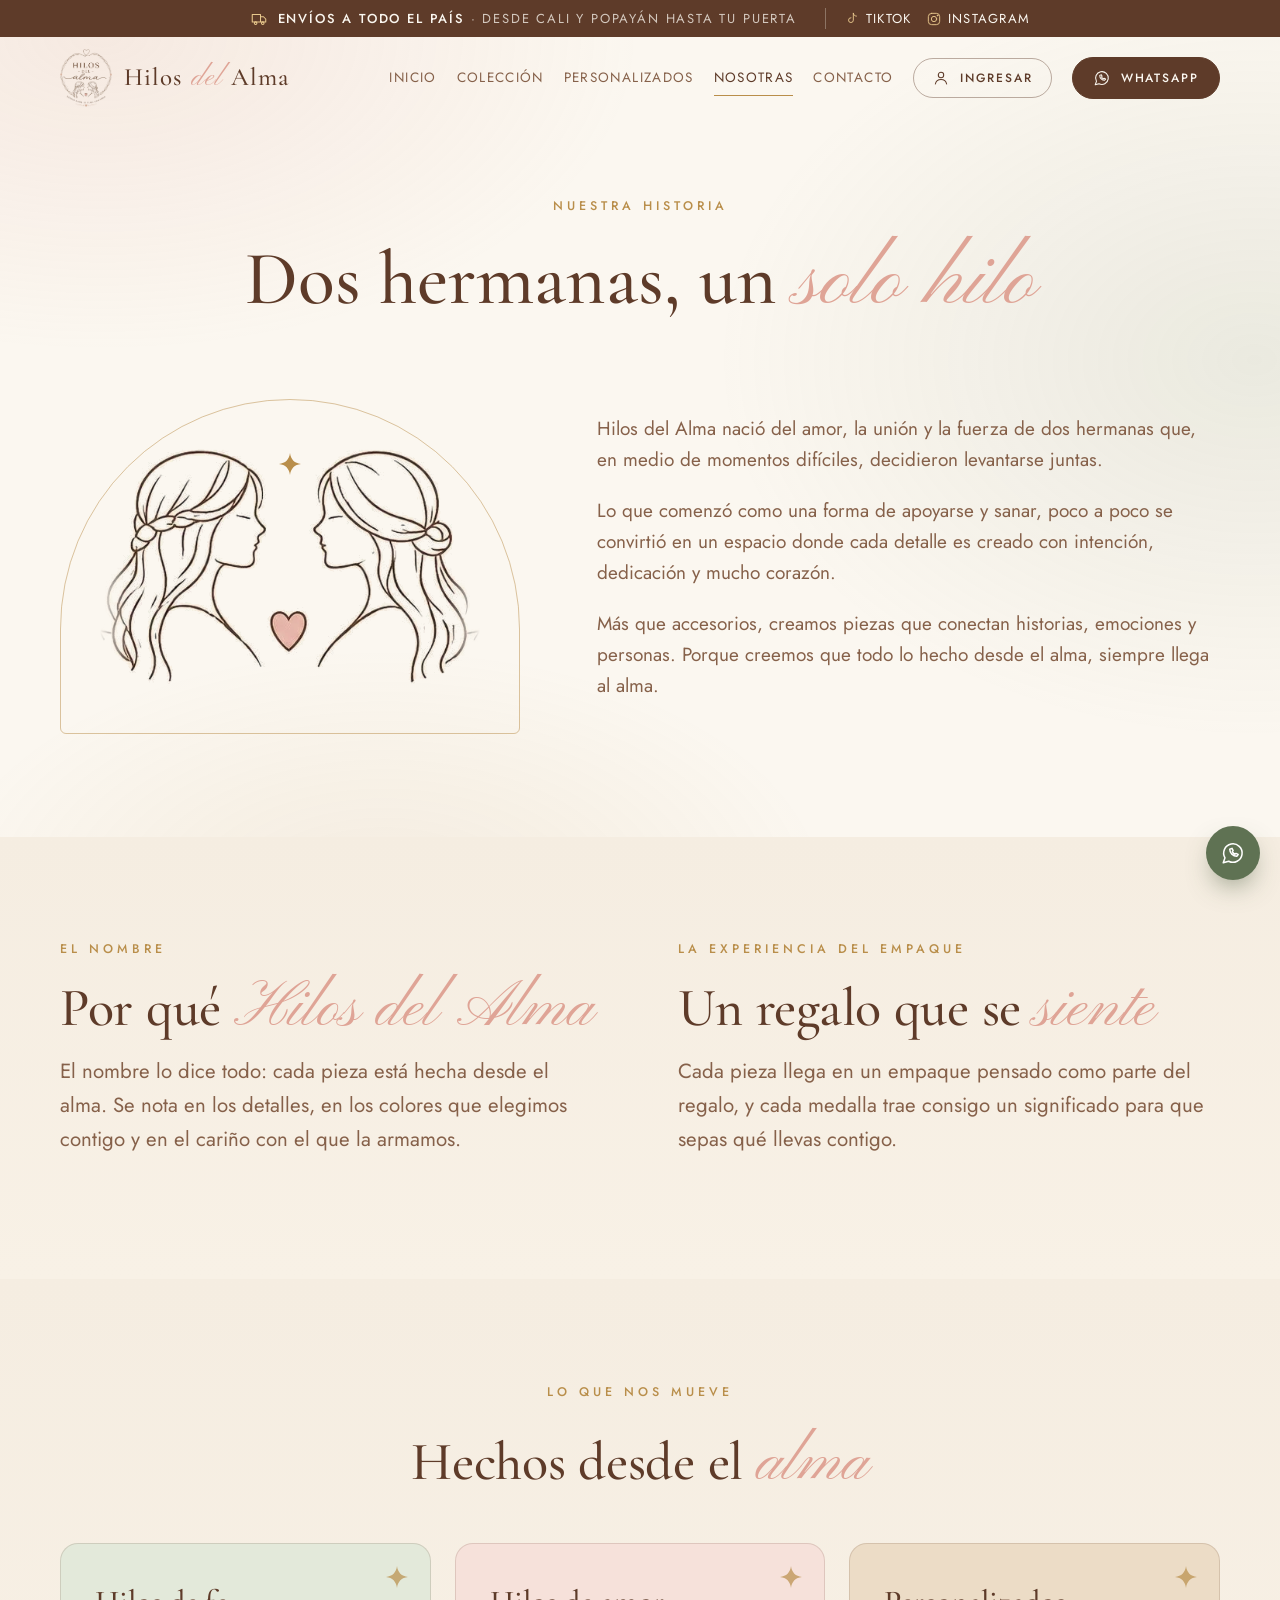
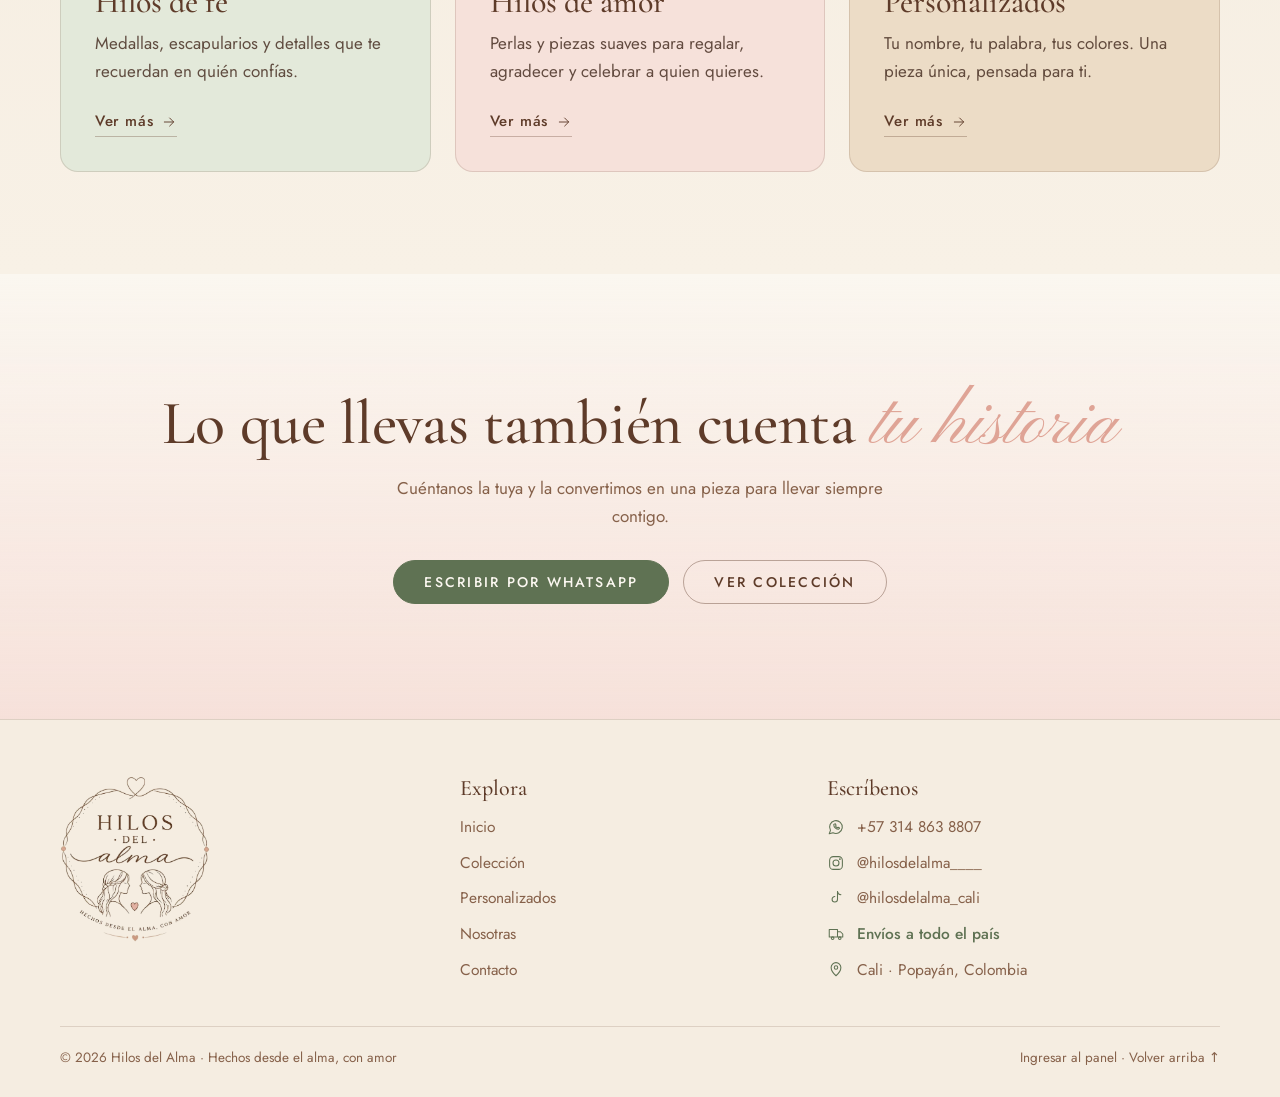
<file: nosotras.html>
<!doctype html>
<html lang="es">
<head>
  <meta charset="utf-8">
  <meta name="viewport" content="width=device-width, initial-scale=1">
  <title>Nosotras · Hilos del Alma</title>
  <meta name="description" content="La historia de Hilos del Alma: dos hermanas, mucho amor y piezas hechas desde el alma.">
  <meta name="theme-color" content="#fbf7f0">
  <link rel="icon" type="image/png" href="assets/img/favicon.png">
  <link rel="apple-touch-icon" href="assets/img/apple-touch-icon.png">
  <meta property="og:title" content="Nosotras · Hilos del Alma">
  <meta property="og:description" content="La historia de Hilos del Alma: dos hermanas, mucho amor y piezas hechas desde el alma.">
  <meta property="og:image" content="assets/img/logo.png">
  <link rel="preconnect" href="https://fonts.googleapis.com">
  <link rel="preconnect" href="https://fonts.gstatic.com" crossorigin>
  <link href="https://fonts.googleapis.com/css2?family=Cormorant+Garamond:ital,wght@0,400;0,500;0,600;1,400;1,500&family=Jost:wght@300;400;500&family=Pinyon+Script&display=swap" rel="stylesheet">
  <link rel="stylesheet" href="assets/css/styles.css">
</head>
<body data-page="nosotras">
<main>
  <section class="page-head wrap">
    <p class="eyebrow">Nuestra historia</p>
    <h1>Dos hermanas, un <em>solo hilo</em></h1>
  </section>

  <section class="section" style="padding-top:30px">
    <div class="wrap story">
      <div class="story__art reveal">
        <svg class="sparkle" viewBox="0 0 24 24"><path d="M12 0C12.8 7 17 11.2 24 12 17 12.8 12.8 17 12 24 11.2 17 7 12.8 0 12 7 11.2 11.2 7 12 0z" fill="currentColor"/></svg>
        <img src="assets/img/hermanas.png" alt="Dibujo de las dos hermanas fundadoras de Hilos del Alma">
      </div>
      <div class="prose reveal" id="historia" style="font-size:19px"></div>
    </div>
  </section>

  <section class="section section--paper">
    <div class="wrap split">
      <div class="reveal">
        <p class="eyebrow">El nombre</p>
        <h2 class="h2">Por qué <em>Hilos del Alma</em></h2>
        <p class="lead" style="margin-top:18px">El nombre lo dice todo: cada pieza está hecha desde el alma. Se nota en los detalles, en los colores que elegimos contigo y en el cariño con el que la armamos.</p>
      </div>
      <div class="reveal">
        <p class="eyebrow">La experiencia del empaque</p>
        <h2 class="h2">Un regalo que se <em>siente</em></h2>
        <p class="lead" style="margin-top:18px">Cada pieza llega en un empaque pensado como parte del regalo, y cada medalla trae consigo un significado para que sepas qué llevas contigo.</p>
      </div>
    </div>
  </section>

  <section class="section" data-medallas>
    <div class="wrap">
      <div class="head head--center">
        <p class="eyebrow">Medallas</p>
        <h2 class="h2">Qué significa <em>cada una</em></h2>
      </div>
      <div class="medals" id="medallas"></div>
    </div>
  </section>

  <section class="section section--paper">
    <div class="wrap">
      <div class="head head--center">
        <p class="eyebrow">Lo que nos mueve</p>
        <h2 class="h2">Hechos desde el <em>alma</em></h2>
      </div>
      <div class="lineas" id="lineas"></div>
    </div>
  </section>

  <section class="cta">
    <div class="wrap reveal">
      <h2 class="h2">Lo que llevas también cuenta <em>tu historia</em></h2>
      <p>Cuéntanos la tuya y la convertimos en una pieza para llevar siempre contigo.</p>
      <div class="cta__btns">
        <a class="btn btn--sage" data-wa="Hola Hilos del Alma, quiero información sobre sus piezas." target="_blank" rel="noopener">Escribir por WhatsApp</a>
        <a class="btn btn--ghost" href="coleccion.html">Ver colección</a>
      </div>
    </div>
  </section>
</main>

<script src="assets/js/data.js"></script>
<script src="assets/js/art.js"></script>
<script src="assets/js/config.js"></script>
<script src="assets/js/catalogo.js"></script>
<script src="assets/js/layout.js"></script>
<script src="assets/js/app.js"></script>
</body>
</html>
</file>
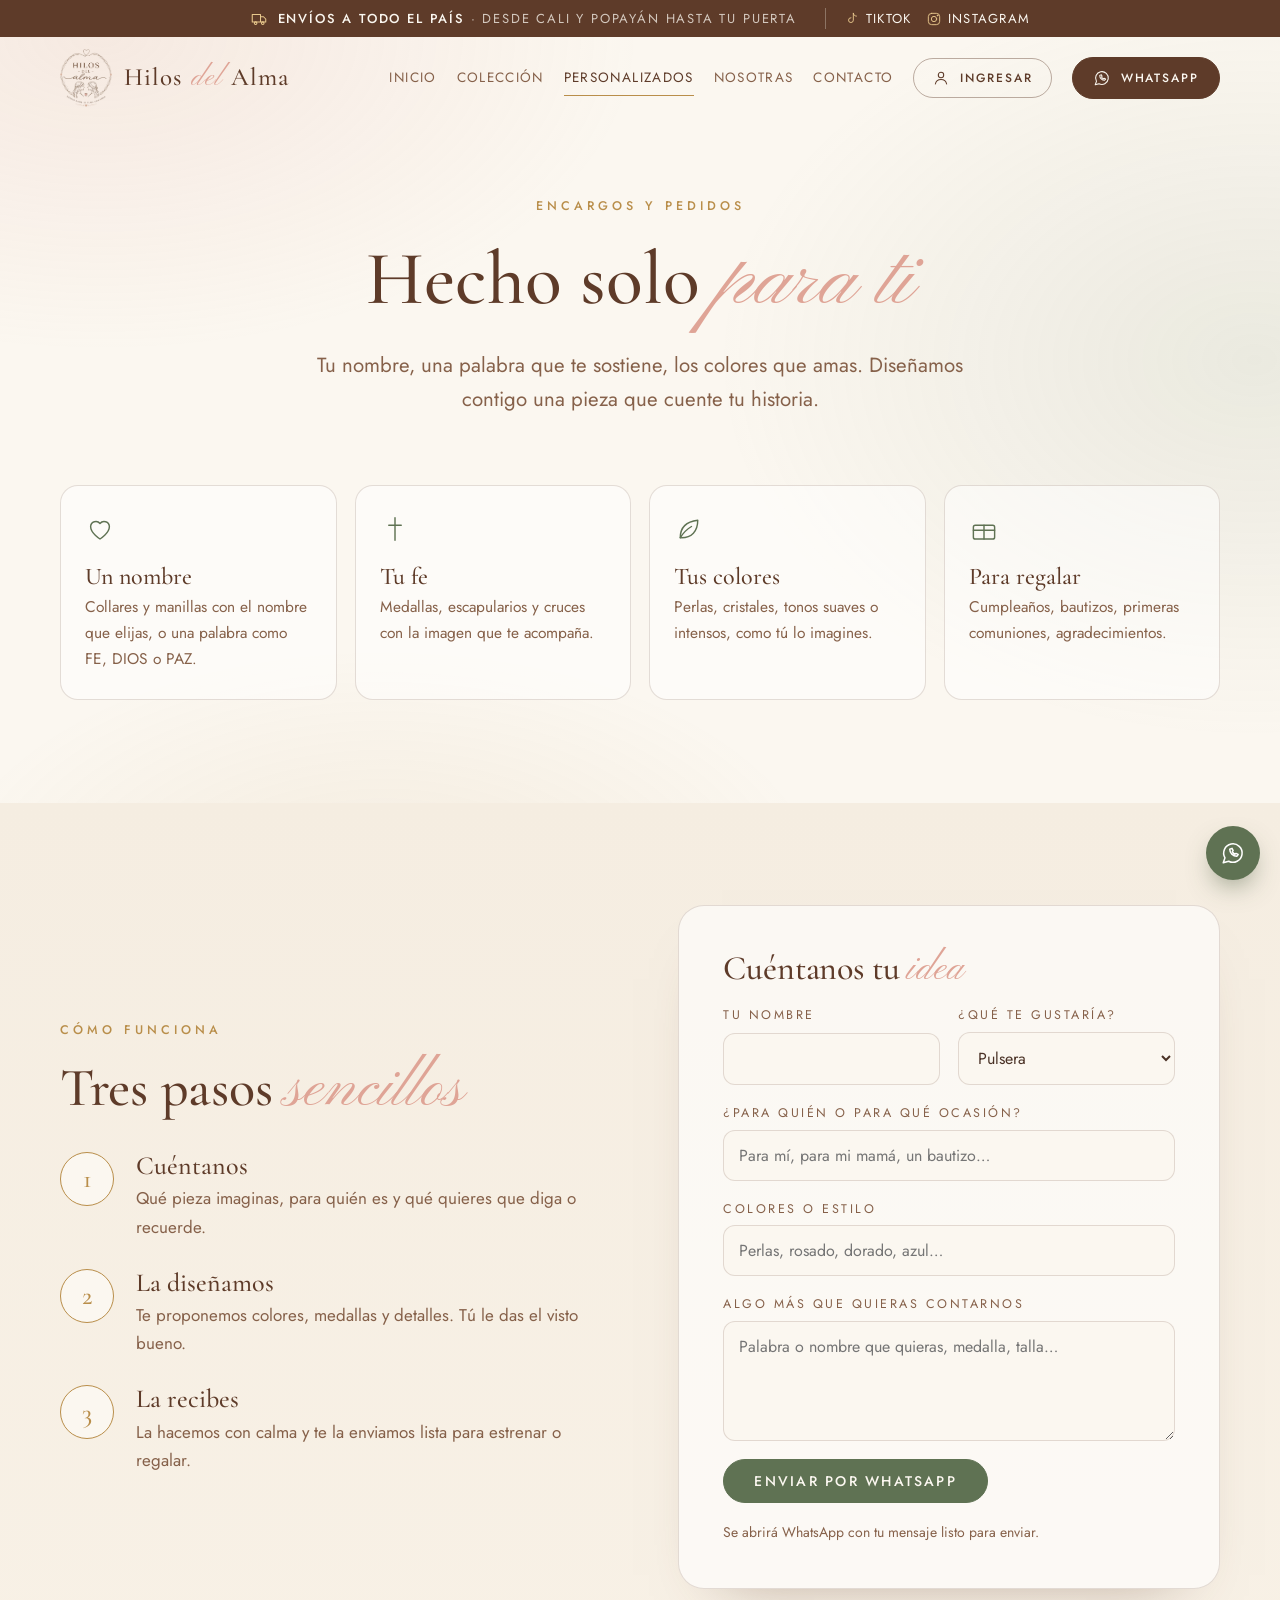
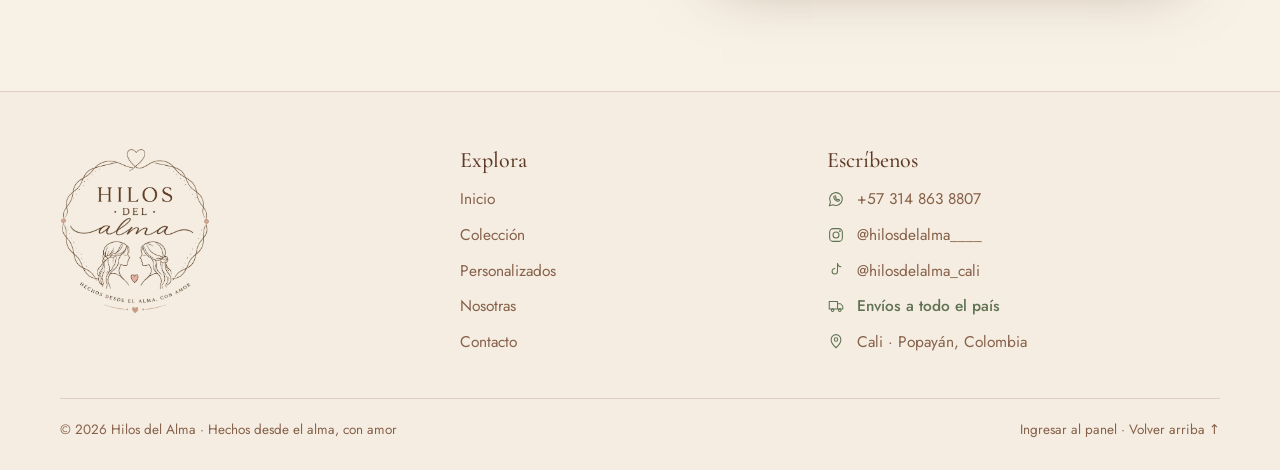
<file: personalizados.html>
<!doctype html>
<html lang="es">
<head>
  <meta charset="utf-8">
  <meta name="viewport" content="width=device-width, initial-scale=1">
  <title>Pedidos personalizados · Hilos del Alma</title>
  <meta name="description" content="Crea tu pulsera, manilla, cadena o rosario personalizado con Hilos del Alma. Cuéntanos tu idea por WhatsApp.">
  <meta name="theme-color" content="#fbf7f0">
  <link rel="icon" type="image/png" href="assets/img/favicon.png">
  <link rel="apple-touch-icon" href="assets/img/apple-touch-icon.png">
  <meta property="og:title" content="Pedidos personalizados · Hilos del Alma">
  <meta property="og:description" content="Crea tu pulsera, manilla, cadena o rosario personalizado con Hilos del Alma. Cuéntanos tu idea por WhatsApp.">
  <meta property="og:image" content="assets/img/logo.png">
  <link rel="preconnect" href="https://fonts.googleapis.com">
  <link rel="preconnect" href="https://fonts.gstatic.com" crossorigin>
  <link href="https://fonts.googleapis.com/css2?family=Cormorant+Garamond:ital,wght@0,400;0,500;0,600;1,400;1,500&family=Jost:wght@300;400;500&family=Pinyon+Script&display=swap" rel="stylesheet">
  <link rel="stylesheet" href="assets/css/styles.css">
</head>
<body data-page="personalizados">
<main>
  <section class="page-head wrap">
    <p class="eyebrow">Encargos y pedidos</p>
    <h1>Hecho solo <em>para ti</em></h1>
    <p class="lead">Tu nombre, una palabra que te sostiene, los colores que amas. Diseñamos contigo una pieza que cuente tu historia.</p>
  </section>

  <section class="section" style="padding-top:30px">
    <div class="wrap">
      <div class="ideas">
        <div class="idea reveal"><svg class="ico" viewBox="0 0 24 24" width="30" height="30" fill="none" stroke="currentColor" stroke-width="1.15" stroke-linecap="round" stroke-linejoin="round"><path d="M12 20s-7.5-4.6-7.5-10A4.2 4.2 0 0 1 12 7.6 4.2 4.2 0 0 1 19.5 10c0 5.4-7.5 10-7.5 10z"/></svg><h3>Un nombre</h3><p>Collares y manillas con el nombre que elijas, o una palabra como FE, DIOS o PAZ.</p></div>
        <div class="idea reveal"><svg class="ico" viewBox="0 0 24 24" width="30" height="30" fill="none" stroke="currentColor" stroke-width="1.15" stroke-linecap="round" stroke-linejoin="round"><path d="M12 3v18M7 9h10"/></svg><h3>Tu fe</h3><p>Medallas, escapularios y cruces con la imagen que te acompaña.</p></div>
        <div class="idea reveal"><svg class="ico" viewBox="0 0 24 24" width="30" height="30" fill="none" stroke="currentColor" stroke-width="1.15" stroke-linecap="round" stroke-linejoin="round"><path d="M5 19c0-8 5-13 14-14 0 9-5 14-13 14"/><path d="M5 19c2.5-4 5.5-7 9-9"/></svg><h3>Tus colores</h3><p>Perlas, cristales, tonos suaves o intensos, como tú lo imagines.</p></div>
        <div class="idea reveal"><svg class="ico" viewBox="0 0 24 24" width="30" height="30" fill="none" stroke="currentColor" stroke-width="1.15" stroke-linecap="round" stroke-linejoin="round"><rect x="3.5" y="9" width="17" height="11" rx="1.5"/><path d="M12 9v11M3.5 13h17"/></svg><h3>Para regalar</h3><p>Cumpleaños, bautizos, primeras comuniones, agradecimientos.</p></div>
      </div>
    </div>
  </section>

  <section class="section section--paper">
    <div class="wrap split">
      <div>
        <p class="eyebrow">Cómo funciona</p>
        <h2 class="h2" style="margin-bottom:34px">Tres pasos <em>sencillos</em></h2>
        <ol class="steps" id="pasos"></ol>
      </div>
      <form class="form reveal" data-wa-form>
        <h2 class="h2" style="font-size:34px">Cuéntanos tu <em>idea</em></h2>
        <div class="form__row">
          <div class="field"><label for="nombre">Tu nombre</label><input id="nombre" name="nombre" required autocomplete="given-name"></div>
          <div class="field"><label for="pieza">¿Qué te gustaría?</label>
            <select id="pieza" name="pieza"><option>Pulsera</option><option>Manilla con un nombre</option><option>Collar con un nombre</option><option>Charm para bolso o llavero</option><option>Strap para celular</option><option>Bendición para el hogar</option><option>Bendición para el carro</option><option>Rosario</option><option>Otra idea</option></select></div>
        </div>
        <div class="field"><label for="para">¿Para quién o para qué ocasión?</label><input id="para" name="para" placeholder="Para mí, para mi mamá, un bautizo…"></div>
        <div class="field"><label for="colores">Colores o estilo</label><input id="colores" name="colores" placeholder="Perlas, rosado, dorado, azul…"></div>
        <div class="field"><label for="mensaje">Algo más que quieras contarnos</label><textarea id="mensaje" name="mensaje" placeholder="Palabra o nombre que quieras, medalla, talla…"></textarea></div>
        <button class="btn btn--sage" type="submit">Enviar por WhatsApp</button>
        <p class="form__hint">Se abrirá WhatsApp con tu mensaje listo para enviar.</p>
      </form>
    </div>
  </section>
</main>

<script src="assets/js/data.js"></script>
<script src="assets/js/art.js"></script>
<script src="assets/js/config.js"></script>
<script src="assets/js/catalogo.js"></script>
<script src="assets/js/layout.js"></script>
<script src="assets/js/app.js"></script>
</body>
</html>
</file>
<file: assets/css/styles.css>
/* Hilos del Alma · calma, naturaleza y un aire espiritual */
:root {
  --cream: #fbf7f0;
  --paper: #f5ede1;
  --sand: #ecdcc6;
  --brown: #5e3b29;
  --brown-2: #86614a;
  --ink: #4a3226;
  --rose: #dfa496;
  --rose-soft: #f6e1da;
  --sage: #8a9a7c;
  --sage-deep: #5f7253;
  --sage-soft: #e3e9da;
  --gold: #b98e4a;
  --line: rgba(94, 59, 41, .16);
  --serif: 'Cormorant Garamond', 'Times New Roman', serif;
  --script: 'Pinyon Script', cursive;
  --sans: 'Jost', system-ui, sans-serif;
  --r: 18px;
  --ease: cubic-bezier(.2, .7, .2, 1);
}
*, *::before, *::after { box-sizing: border-box; }
html { scroll-behavior: smooth; overflow-x: clip; }
body {
  margin: 0; font-family: var(--sans); font-weight: 400; font-size: 17px; line-height: 1.65;
  color: var(--ink); background: var(--cream); overflow-x: hidden;
}
body::before {
  content: ''; position: fixed; inset: 0; z-index: -1; pointer-events: none;
  background:
    radial-gradient(60vw 50vh at 8% 4%, rgba(223, 164, 150, .16), transparent 70%),
    radial-gradient(60vw 60vh at 98% 40%, rgba(138, 154, 124, .14), transparent 70%),
    radial-gradient(50vw 40vh at 30% 100%, rgba(185, 142, 74, .10), transparent 70%);
}
body.no-scroll { overflow: hidden; }
img { max-width: 100%; display: block; }
a { color: inherit; text-decoration: none; }
h1, h2, h3, h4 { font-family: var(--serif); font-weight: 500; color: var(--brown); line-height: 1.1; margin: 0; }
p { margin: 0 0 1em; }
.wrap { width: min(1160px, 100% - 40px); margin-inline: auto; }
.muted { color: var(--brown-2); }
.ico { flex: none; }

/* ---------- Tipografía y adornos ---------- */
.eyebrow { font-size: 12.5px; letter-spacing: .32em; text-transform: uppercase; color: var(--gold); margin: 0 0 18px; font-weight: 500; }
.h2 { font-size: clamp(34px, 4.6vw, 54px); letter-spacing: -.005em; }
.h2 em, .h1 em { font-family: var(--script); font-style: normal; font-weight: 400; color: var(--rose); letter-spacing: 0; font-size: 1.18em; line-height: .8; }
.lead { font-size: clamp(18px, 1.6vw, 20.5px); color: var(--brown-2); max-width: 34em; }
.orn { display: flex; align-items: center; gap: 14px; color: var(--gold); margin: 22px 0; max-width: 260px; }
.orn::before, .orn::after { content: ''; flex: 1; height: 1px; background: linear-gradient(90deg, transparent, var(--gold)); opacity: .6; }
.orn::after { transform: scaleX(-1); }
.orn .sparkle { width: 14px; height: 14px; }
.orn--center { margin-inline: auto; }
.sparkle { display: inline-block; width: 18px; height: 18px; color: var(--gold); }
.link { display: inline-flex; align-items: center; gap: 8px; color: var(--brown); font-weight: 500; font-size: 15px; letter-spacing: .04em; border: 0; background: none; padding: 0; cursor: pointer; font-family: var(--sans); border-bottom: 1px solid rgba(94, 59, 41, .3); padding-bottom: 2px; transition: .3s var(--ease); }
.link:hover { color: var(--sage-deep); border-color: var(--sage-deep); gap: 12px; }
.arch { border-radius: 999px 999px var(--r) var(--r); overflow: hidden; }

/* ---------- Botones ---------- */
.btn {
  display: inline-flex; align-items: center; justify-content: center; gap: 10px;
  padding: 14px 30px; border-radius: 999px; border: 1px solid var(--brown);
  background: var(--brown); color: var(--cream); font: 500 14px/1 var(--sans); letter-spacing: .16em; text-transform: uppercase;
  cursor: pointer; transition: .35s var(--ease);
}
.btn:hover { background: transparent; color: var(--brown); transform: translateY(-2px); }
.btn--ghost { background: transparent; color: var(--brown); border-color: rgba(94, 59, 41, .4); }
.btn--ghost:hover { background: var(--brown); color: var(--cream); }
.btn--sage { background: var(--sage-deep); border-color: var(--sage-deep); }
.btn--sage:hover { color: var(--sage-deep); background: transparent; }
.btn--sm { padding: 11px 20px; font-size: 12px; }

/* ---------- Cabecera ---------- */
.site-header { position: sticky; top: 0; z-index: 50; transition: .4s var(--ease); }
.site-header::before { content: ''; position: absolute; inset: 0; z-index: -1; opacity: 0; transition: opacity .4s var(--ease); background: rgba(251, 247, 240, .88); backdrop-filter: blur(14px); box-shadow: 0 1px 0 var(--line); }
.site-header.is-stuck::before { opacity: 1; }
.site-header__in { display: flex; align-items: center; justify-content: space-between; gap: 28px; padding: 12px 0; }
.brand { display: flex; align-items: center; gap: 12px; }
.brand img { height: 58px; width: auto; }
.brand__name { font-family: var(--serif); font-size: 25px; font-weight: 500; color: var(--brown); letter-spacing: .04em; white-space: nowrap; }
.brand__name i { font-family: var(--script); font-style: normal; font-size: 1.15em; color: var(--rose); padding: 0 2px; }
.nav { display: flex; align-items: center; gap: 20px; }
.nav a:not(.btn) { font-size: 13.5px; letter-spacing: .1em; text-transform: uppercase; color: var(--brown-2); position: relative; padding: 6px 0; transition: color .3s; }
.nav a:not(.btn)::after { content: ''; position: absolute; left: 50%; right: 50%; bottom: 0; height: 1px; background: var(--gold); transition: .35s var(--ease); }
.nav a:not(.btn):hover, .nav a.is-active { color: var(--brown); }
.nav a:not(.btn):hover::after, .nav a.is-active::after { left: 0; right: 0; }
.burger { display: none; width: 44px; height: 44px; background: none; border: 0; position: relative; cursor: pointer; }
.burger i { position: absolute; left: 11px; right: 11px; height: 1.5px; background: var(--brown); transition: .35s var(--ease); }
.burger i:nth-child(1) { top: 17px; } .burger i:nth-child(2) { top: 26px; }
.burger.is-open i:nth-child(1) { top: 21px; transform: rotate(45deg); }
.burger.is-open i:nth-child(2) { top: 21px; transform: rotate(-45deg); }

/* ---------- Portada ---------- */
.hero { position: relative; overflow-x: clip; padding: clamp(40px, 6vw, 80px) 0 clamp(60px, 8vw, 110px); }
.hero__grid { display: grid; grid-template-columns: 1.05fr .95fr; gap: clamp(30px, 5vw, 80px); align-items: center; }
.h1 { font-size: clamp(46px, 6.4vw, 84px); letter-spacing: -.01em; }
.hero__lead { margin: 26px 0 36px; }
.hero__cta { display: flex; flex-wrap: wrap; gap: 14px; }
.hero__art { position: relative; width: min(470px, 100%); aspect-ratio: 4 / 5; margin-inline: auto; }
.hero__glow { position: absolute; inset: -12% -14%; background: radial-gradient(closest-side, rgba(244, 213, 160, .55), rgba(244, 213, 160, 0) 72%); animation: glow 7s ease-in-out infinite; }
.hero__main { position: absolute; inset: 0 20% 9% 0; border-radius: 999px 999px 26px 26px; overflow: hidden; box-shadow: 0 30px 60px -30px rgba(94, 59, 41, .45); }
.hero__main::after { content: ''; position: absolute; inset: 0; box-shadow: inset 0 0 0 1px rgba(255, 255, 255, .5); border-radius: inherit; }
.hero__frame { position: absolute; inset: -12px 8% 3% -12px; border: 1px solid var(--gold); border-radius: 999px 999px 32px 32px; opacity: .55; pointer-events: none; }
.hero__main img, .hero__sm img { width: 100%; height: 100%; object-fit: cover; }
.hero__sm { position: absolute; right: 0; bottom: 0; width: 44%; aspect-ratio: 3 / 4; border: 6px solid var(--cream); border-radius: 999px 999px 18px 18px; overflow: hidden; box-shadow: 0 20px 40px -20px rgba(94, 59, 41, .5); }
.hero__seal { position: absolute; left: -8%; bottom: 4%; width: 118px; height: 118px; border-radius: 50%; background: var(--cream); box-shadow: 0 10px 30px -12px rgba(94, 59, 41, .35); display: grid; place-items: center; }
.hero__seal svg { position: absolute; inset: 0; width: 100%; height: 100%; animation: spin 40s linear infinite; }
.hero__seal text { font: 500 9.6px var(--sans); letter-spacing: 3px; text-transform: uppercase; fill: var(--brown-2); }
.hero__seal .ico { color: var(--rose); }
.float { position: absolute; color: var(--gold); animation: twinkle 4.5s ease-in-out infinite; }
.float--1 { top: 2%; right: 6%; width: 26px; height: 26px; }
.float--2 { top: 38%; left: -9%; width: 16px; height: 16px; animation-delay: 1.5s; color: var(--rose); }
.float--3 { bottom: 20%; right: -7%; width: 20px; height: 20px; animation-delay: 3s; }
@keyframes twinkle { 0%, 100% { opacity: .25; transform: scale(.7) rotate(0); } 50% { opacity: 1; transform: scale(1.1) rotate(20deg); } }
@keyframes glow { 0%, 100% { opacity: .75; transform: scale(1); } 50% { opacity: 1; transform: scale(1.06); } }
@keyframes spin { to { transform: rotate(360deg); } }

/* ---------- Secciones ---------- */
.section { padding: clamp(60px, 8vw, 110px) 0; position: relative; }
.section--paper { background: linear-gradient(180deg, var(--paper), #f8f1e6); }
.head { display: flex; justify-content: space-between; align-items: end; gap: 30px; flex-wrap: wrap; margin-bottom: clamp(32px, 4vw, 56px); }
.head--center { flex-direction: column; align-items: center; text-align: center; }
.head p { max-width: 30em; margin: 0; }

.values { display: grid; grid-template-columns: repeat(3, 1fr); gap: 20px; border-block: 1px solid var(--line); padding: 30px 0; }
.value { display: flex; gap: 16px; align-items: center; justify-content: center; text-align: left; }
.value .ico { color: var(--sage-deep); width: 34px; height: 34px; stroke-width: 1.1; }
.value b { display: block; font-family: var(--serif); font-size: 22px; font-weight: 500; color: var(--brown); line-height: 1.1; }
.value span { font-size: 14.5px; color: var(--brown-2); }

/* Categorías */
.cats { display: grid; grid-template-columns: repeat(4, 1fr); gap: 26px; }
.cat { text-align: center; display: block; }
.cat__img { aspect-ratio: 3 / 4; background: var(--sand); position: relative; margin-bottom: 20px; transition: .6s var(--ease); box-shadow: 0 0 0 1px var(--line); }
.cat__img img { width: 100%; height: 100%; object-fit: cover; transition: transform 1.2s var(--ease); }
.cat:hover .cat__img img { transform: scale(1.06); }
.cat:hover .cat__img { box-shadow: 0 0 0 1px var(--gold), 0 24px 40px -26px rgba(94, 59, 41, .5); }
.cat__art { width: 100%; height: 100%; display: grid; place-items: center; background: linear-gradient(180deg, var(--rose-soft), #fbefe9); padding: 18%; }
.cat h3 { font-size: 26px; margin-bottom: 4px; }
.cat p { font-size: 15px; color: var(--brown-2); margin: 0; }

/* Líneas */
.lineas { display: grid; grid-template-columns: repeat(3, 1fr); gap: 24px; }
.linea { position: relative; padding: 40px 34px 34px; border-radius: var(--r); border: 1px solid var(--line); overflow: hidden; transition: .5s var(--ease); display: flex; flex-direction: column; gap: 10px; align-items: flex-start; }
.linea:hover { transform: translateY(-6px); box-shadow: 0 26px 40px -28px rgba(94, 59, 41, .5); }
.linea--sage { background: var(--sage-soft); } .linea--rose { background: var(--rose-soft); } .linea--sand { background: var(--sand); }
.linea h3 { font-size: 32px; }
.linea p { margin: 0 0 14px; color: var(--ink); opacity: .85; }
.linea__spark { position: absolute; right: 22px; top: 22px; width: 22px; height: 22px; opacity: .7; }
.linea .link { margin-top: auto; }

/* Piezas */
.pieces { display: grid; grid-template-columns: repeat(3, 1fr); gap: 36px 28px; }
.piece__img { display: block; aspect-ratio: 3 / 4; background: var(--sand); box-shadow: 0 0 0 1px var(--line); margin-bottom: 18px; position: relative; }
.piece__img img { width: 100%; height: 100%; object-fit: cover; transition: transform 1.2s var(--ease); }
.piece:hover .piece__img img { transform: scale(1.05); }
.piece__cat { font-size: 11.5px; letter-spacing: .26em; text-transform: uppercase; color: var(--gold); }
.piece h3 { font-size: 26px; margin: 4px 0 8px; }
.piece p { font-size: 15.5px; color: var(--brown-2); margin: 0 0 12px; }
.empty { grid-column: 1 / -1; text-align: center; padding: 40px 0; }

/* Historia */
.story { display: grid; grid-template-columns: .85fr 1.15fr; gap: clamp(30px, 6vw, 90px); align-items: center; }
.story__art { position: relative; padding: 50px 30px; text-align: center; }
.story__art::before { content: ''; position: absolute; inset: 0; border: 1px solid var(--gold); border-radius: 999px 999px 26px 26px; opacity: .5; }
.story__art img { width: min(380px, 100%); margin: 0 auto; -webkit-mask-image: linear-gradient(90deg, transparent, #000 8%, #000 92%, transparent); mask-image: linear-gradient(90deg, transparent, #000 8%, #000 92%, transparent); }
.story__art .sparkle { position: absolute; top: 16%; left: 50%; transform: translateX(-50%); width: 22px; height: 22px; animation: twinkle 4.5s ease-in-out infinite; }
.story blockquote { margin: 0 0 22px; font-family: var(--serif); font-size: clamp(28px, 3.4vw, 42px); line-height: 1.18; color: var(--brown); font-style: italic; }
.story blockquote em { font-family: var(--script); font-style: normal; color: var(--rose); font-size: 1.15em; }
.prose p { color: var(--brown-2); }

/* Pasos */
.steps { list-style: none; margin: 0; padding: 0; display: grid; gap: 28px; counter-reset: s; }
.step { display: flex; gap: 22px; align-items: flex-start; }
.step b { flex: none; width: 54px; height: 54px; border-radius: 50%; border: 1px solid var(--gold); display: grid; place-items: center; font: 500 26px var(--serif); color: var(--gold); background: var(--cream); }
.step h3 { font-size: 26px; margin-bottom: 4px; }
.step p { margin: 0; color: var(--brown-2); }
.split { display: grid; grid-template-columns: 1fr 1fr; gap: clamp(30px, 6vw, 90px); align-items: center; }
.split__img { position: relative; max-width: 420px; margin-inline: auto; width: 100%; }
.split__img .arch { aspect-ratio: 3 / 4; box-shadow: 0 30px 60px -34px rgba(94, 59, 41, .5); }
.split__img img { width: 100%; height: 100%; object-fit: cover; }
.split__img::before { content: ''; position: absolute; inset: -12px -12px 10px 12px; border: 1px solid var(--gold); border-radius: 999px 999px 30px 30px; opacity: .5; }
.split__img .arch { position: relative; }

/* Instagram */
.ig { display: grid; grid-template-columns: repeat(6, 1fr); gap: 12px; }
.ig__tile { aspect-ratio: 1; overflow: hidden; border-radius: 12px; background: var(--sand); }
.ig__tile img { width: 100%; height: 100%; object-fit: cover; transition: transform 1s var(--ease); }
.ig__tile:hover img { transform: scale(1.08); }

/* CTA final */
.cta { text-align: center; padding: clamp(70px, 9vw, 120px) 0; background: linear-gradient(180deg, transparent, var(--rose-soft)); position: relative; overflow: hidden; }
.cta h2 { font-size: clamp(36px, 5vw, 62px); max-width: 16em; margin: 0 auto 16px; }
.cta p { max-width: 32em; margin: 0 auto 30px; color: var(--brown-2); }
.cta__btns { display: flex; gap: 14px; justify-content: center; flex-wrap: wrap; }

/* ---------- Cabecera de páginas interiores ---------- */
.page-head { text-align: center; padding: clamp(40px, 6vw, 80px) 0 clamp(20px, 3vw, 40px); position: relative; }
.page-head h1 { font-size: clamp(44px, 6vw, 76px); }
.page-head h1 em { font-family: var(--script); font-style: normal; color: var(--rose); font-size: 1.15em; font-weight: 400; }
.page-head .lead { margin: 18px auto 0; }

/* Colección */
.chips { display: flex; flex-wrap: wrap; gap: 10px; justify-content: center; margin: 10px 0 18px; }
.chip { font: 400 14px var(--sans); letter-spacing: .12em; text-transform: uppercase; padding: 10px 22px; border-radius: 999px; border: 1px solid var(--line); background: transparent; color: var(--brown-2); cursor: pointer; transition: .3s var(--ease); }
.chip:hover { border-color: var(--gold); color: var(--brown); }
.chip.is-on { background: var(--brown); border-color: var(--brown); color: var(--cream); }
.linea-info { text-align: center; margin-bottom: 18px; color: var(--brown-2); font-size: 15.5px; }
.note { text-align: center; margin: 56px auto 0; max-width: 36em; padding: 28px; border: 1px dashed rgba(185, 142, 74, .6); border-radius: var(--r); background: rgba(255, 255, 255, .4); }
.note h3 { font-size: 28px; margin-bottom: 6px; }

/* Ideas */
.ideas { display: grid; grid-template-columns: repeat(4, 1fr); gap: 18px; }
.idea { padding: 28px 24px; border: 1px solid var(--line); border-radius: var(--r); background: rgba(255, 255, 255, .5); }
.idea .ico { color: var(--sage-deep); width: 30px; height: 30px; stroke-width: 1.15; margin-bottom: 12px; }
.idea h3 { font-size: 24px; margin-bottom: 4px; }
.idea p { margin: 0; font-size: 15.5px; color: var(--brown-2); }

/* Formularios */
.form { display: grid; gap: 18px; padding: clamp(26px, 4vw, 44px); border: 1px solid var(--line); border-radius: 26px; background: rgba(255, 255, 255, .6); box-shadow: 0 30px 60px -44px rgba(94, 59, 41, .5); }
.form__row { display: grid; grid-template-columns: 1fr 1fr; gap: 18px; }
.field { display: grid; gap: 6px; }
.field label { font-size: 12.5px; letter-spacing: .2em; text-transform: uppercase; color: var(--brown-2); }
.field input, .field select, .field textarea { font: 400 16px var(--sans); color: var(--ink); background: var(--cream); border: 1px solid var(--line); border-radius: 12px; padding: 13px 15px; width: 100%; transition: .3s; }
.field textarea { min-height: 120px; resize: vertical; }
.field input:focus, .field select:focus, .field textarea:focus { outline: none; border-color: var(--sage); box-shadow: 0 0 0 4px rgba(138, 154, 124, .2); }
.form .btn { justify-self: start; }
.form__hint { font-size: 14px; color: var(--brown-2); margin: 0; }

/* Contacto */
.contact { display: grid; grid-template-columns: .9fr 1.1fr; gap: clamp(26px, 5vw, 70px); align-items: start; }
.ccards { display: grid; gap: 14px; }
.ccard { display: flex; gap: 18px; align-items: center; padding: 22px 24px; border: 1px solid var(--line); border-radius: var(--r); background: rgba(255, 255, 255, .55); transition: .4s var(--ease); }
a.ccard:hover { transform: translateX(6px); border-color: var(--gold); }
.ccard .ico { color: var(--sage-deep); width: 30px; height: 30px; stroke-width: 1.15; }
.ccard small { display: block; font-size: 11.5px; letter-spacing: .26em; text-transform: uppercase; color: var(--gold); }
.ccard b { font: 500 22px var(--serif); color: var(--brown); }
.ccard span { color: var(--brown-2); font-size: 15px; display: block; line-height: 1.4; }

/* ---------- Pie ---------- */
.site-footer { border-top: 1px solid var(--line); background: var(--paper); padding-top: 56px; }
.site-footer__grid { display: grid; grid-template-columns: 1.1fr 1fr 1.2fr; gap: 40px; align-items: start; }
.site-footer__brand img { width: 150px; }
.site-footer h4 { font-size: 22px; margin-bottom: 14px; }
.flist { list-style: none; margin: 0; padding: 0; display: grid; gap: 10px; }
.flist li { display: flex; gap: 12px; align-items: center; color: var(--brown-2); font-size: 15.5px; }
.flist .ico { color: var(--sage-deep); }
.flist a:hover { color: var(--brown); text-decoration: underline; text-underline-offset: 4px; }
.site-footer__bar { display: flex; justify-content: space-between; flex-wrap: wrap; gap: 10px; margin-top: 44px; padding: 20px 0 28px; border-top: 1px solid var(--line); font-size: 13.5px; color: var(--brown-2); }
.wa-float { position: fixed; right: 20px; bottom: 20px; z-index: 40; width: 54px; height: 54px; border-radius: 50%; display: grid; place-items: center; background: var(--sage-deep); color: #fff; box-shadow: 0 12px 28px -10px rgba(60, 80, 50, .7); transition: .35s var(--ease); }
.wa-float:hover { transform: translateY(-3px) scale(1.05); }

/* ---------- Animación de entrada ---------- */
.reveal { opacity: 0; transform: translateY(22px); transition: opacity .9s var(--ease), transform .9s var(--ease); }
.reveal.is-in { opacity: 1; transform: none; }
@media (prefers-reduced-motion: reduce) {
  *, *::before, *::after { animation: none !important; transition: none !important; scroll-behavior: auto !important; }
  .reveal { opacity: 1; transform: none; }
}

/* ---------- Responsive ---------- */
@media (max-width: 1180px) {
  .burger { display: block; }
  .nav { position: fixed; inset: 0 0 0 auto; width: min(340px, 86vw); background: var(--cream); flex-direction: column; align-items: flex-start; justify-content: center; gap: 22px; padding: 40px 36px; transform: translateX(100%); transition: transform .5s var(--ease); box-shadow: -30px 0 60px -30px rgba(94, 59, 41, .35); }
  .nav.is-open { transform: none; }
  .nav a:not(.btn) { font-size: 17px; }
  .burger { z-index: 60; }
}
@media (max-width: 1000px) {
  .hero__grid, .story, .split, .contact { grid-template-columns: 1fr; }
  .hero__art { order: -1; width: min(380px, 84%); }
  .story__art { max-width: 420px; margin-inline: auto; }
  .cats { grid-template-columns: repeat(2, 1fr); }
  .ideas { grid-template-columns: repeat(2, 1fr); }
  .pieces { grid-template-columns: repeat(2, 1fr); }
  .lineas { grid-template-columns: 1fr; }
  .ig { grid-template-columns: repeat(3, 1fr); }
  .site-footer__grid { grid-template-columns: 1fr 1fr; }
  .site-footer__brand { grid-column: 1 / -1; }
}
@media (max-width: 620px) {
  body { font-size: 16px; }
  .brand__name { font-size: 21px; }
  .brand img { height: 48px; }
  .values { grid-template-columns: 1fr; gap: 22px; }
  .value { justify-content: flex-start; }
  .pieces { gap: 28px 14px; }
  .piece h3 { font-size: 21px; }
  .piece p { font-size: 14.5px; line-height: 1.5; }
  .piece__cat { display: block; font-size: 10.5px; letter-spacing: .14em; line-height: 1.4; }
  .piece .link { font-size: 13px; letter-spacing: .02em; }
  .cats { gap: 14px; }
  .cat h3 { font-size: 21px; } .cat p { font-size: 13.5px; }
  .ideas, .form__row { grid-template-columns: 1fr; }
  .hero__seal { width: 92px; height: 92px; left: -4%; }
  .hero__seal text { font-size: 9px; }
  .site-footer__grid { grid-template-columns: 1fr; }
  .head { align-items: flex-start; }
}

/* ---------- Catálogo: tarjetas, ficha y medallas ---------- */
button.piece__img { display: block; width: 100%; padding: 0; border: 0; cursor: pointer; font: inherit; }
.piece__ph { display: grid; place-items: center; width: 100%; height: 100%; padding: 22%; background: linear-gradient(180deg, var(--rose-soft), #fbefe9); }
.badge { position: absolute; top: 14px; left: 50%; transform: translateX(-50%); background: rgba(251, 247, 240, .92); color: var(--brown); font: 500 11px var(--sans); letter-spacing: .2em; text-transform: uppercase; padding: 6px 14px; border-radius: 999px; }
.badge--n { top: auto; bottom: 14px; background: rgba(94, 59, 41, .78); color: var(--cream); letter-spacing: .12em; }
.piece__foot { display: flex; align-items: center; justify-content: space-between; gap: 12px; flex-wrap: wrap; }
.piece__price { font: 500 20px var(--serif); color: var(--brown); }
.search { max-width: 420px; margin: 0 auto 18px; }
.search input { width: 100%; font: 400 16px var(--sans); color: var(--ink); background: rgba(255, 255, 255, .6); border: 1px solid var(--line); border-radius: 999px; padding: 13px 22px; text-align: center; }
.search input:focus { outline: none; border-color: var(--sage); box-shadow: 0 0 0 4px rgba(138, 154, 124, .2); }

.dlg { border: 0; padding: 0; background: var(--cream); border-radius: 26px; width: min(900px, calc(100% - 28px)); max-height: calc(100dvh - 28px); overflow: auto; color: var(--ink); box-shadow: 0 40px 90px -30px rgba(60, 38, 26, .55); }
.dlg::backdrop { background: rgba(70, 46, 32, .5); backdrop-filter: blur(3px); }
.dlg__x { position: absolute; top: 14px; right: 14px; z-index: 2; width: 40px; height: 40px; border-radius: 50%; border: 1px solid var(--line); background: rgba(251, 247, 240, .9); color: var(--brown); font-size: 16px; cursor: pointer; }
.dlg__grid { display: grid; grid-template-columns: 1fr 1.05fr; gap: clamp(20px, 4vw, 44px); padding: clamp(18px, 3vw, 34px); }
.dlg__main { aspect-ratio: 3 / 4; background: var(--sand); box-shadow: 0 0 0 1px var(--line); }
.dlg__main img { width: 100%; height: 100%; object-fit: cover; }
.dlg__thumbs { display: flex; gap: 8px; margin-top: 12px; flex-wrap: wrap; }
.dlg__thumbs button { width: 58px; height: 58px; padding: 0; border: 1px solid var(--line); border-radius: 12px; overflow: hidden; background: none; cursor: pointer; opacity: .65; }
.dlg__thumbs button.is-on { opacity: 1; border-color: var(--gold); }
.dlg__thumbs img { width: 100%; height: 100%; object-fit: cover; }
.dlg__info { display: flex; flex-direction: column; align-items: flex-start; gap: 12px; padding-top: 10px; }
.dlg__info h2 { font-size: clamp(30px, 3.4vw, 42px); }
.dlg__info p { margin: 0; color: var(--brown-2); }
.dlg__price { font: 500 26px var(--serif); color: var(--brown); }
.dlg__price i { font: 400 14px var(--sans); letter-spacing: .14em; text-transform: uppercase; color: var(--rose); }
.dlg__sig { border-left: 2px solid var(--gold); padding: 4px 0 4px 16px; background: linear-gradient(90deg, rgba(185, 142, 74, .08), transparent); }
.dlg__sig small { display: block; font-size: 11.5px; letter-spacing: .26em; text-transform: uppercase; color: var(--gold); margin-bottom: 4px; }
.dlg__info .btn { margin-top: 8px; }

.medals { display: grid; grid-template-columns: repeat(auto-fit, minmax(210px, 1fr)); gap: 28px 22px; }
.medal { text-align: center; padding: 8px; }
.medal__img { width: 132px; height: 132px; margin: 0 auto 16px; border-radius: 50%; overflow: hidden; background: var(--sand); box-shadow: 0 0 0 1px var(--gold), 0 0 0 7px var(--cream), 0 0 0 8px var(--line); display: grid; place-items: center; }
.medal__img img { width: 100%; height: 100%; object-fit: cover; }
.medal__img--ph .sparkle { width: 34px; height: 34px; }
.medal h3 { font-size: 24px; margin-bottom: 6px; }
.medal p { font-size: 15.5px; color: var(--brown-2); margin: 0; }

@media (max-width: 760px) {
  .dlg__grid { grid-template-columns: 1fr; }
  .dlg__main { aspect-ratio: 1 / 1; border-radius: 999px 999px var(--r) var(--r); }
}

.nav__login { padding: 10px 18px; }
.site-footer__bar a:hover { color: var(--brown); text-decoration: underline; text-underline-offset: 4px; }

.nav__login, .nav__cta { white-space: nowrap; }

/* ---------- Envíos y redes ---------- */
.topbar { background: var(--brown); color: var(--cream); font-size: 13px; letter-spacing: .14em; text-transform: uppercase; }
.topbar .wrap { display: flex; align-items: center; justify-content: center; gap: 10px; padding: 8px 0; text-align: center; }
.topbar b { font-weight: 500; }
.topbar i { font-style: normal; opacity: .75; }
.topbar .ico { color: #e9c98d; }
.ship { display: inline-flex; align-items: center; gap: 10px; margin: -8px 0 28px; padding: 9px 18px; border-radius: 999px; background: var(--sage-soft); border: 1px solid rgba(95, 114, 83, .35); color: var(--sage-deep); font-weight: 500; letter-spacing: .06em; font-size: 15.5px; }
.value--hl b, .value--hl .ico { color: var(--sage-deep); }
.value--hl { background: var(--sage-soft); border-radius: 16px; padding: 14px 18px; justify-content: center; }
.ccard--hl { background: var(--sage-soft); border-color: rgba(95, 114, 83, .4); }
.dlg__ship { display: inline-flex !important; align-items: center; gap: 8px; color: var(--sage-deep) !important; font-weight: 500; }
.flist li b { font-weight: 500; color: var(--sage-deep); }
@media (max-width: 620px) {
  .topbar { font-size: 11.5px; letter-spacing: .1em; }
  .topbar i { display: none; }
  .ship { font-size: 14.5px; }
}

/* Redes en la portada y en la barra superior */
.hero__social { display: flex; flex-wrap: wrap; gap: 12px; margin-top: 22px; }
.chip-social { display: inline-flex; align-items: center; gap: 9px; padding: 10px 18px; border-radius: 999px; background: var(--cream-2, #f3ebdd); border: 1px solid rgba(94, 59, 41, .25); color: var(--brown); font-size: 13px; letter-spacing: .1em; text-transform: uppercase; transition: background .25s, color .25s; }
.chip-social:hover { background: var(--brown); color: var(--cream); }
.topbar__social { display: flex; gap: 14px; margin-left: 18px; padding-left: 18px; border-left: 1px solid rgba(251, 247, 240, .3); }
.topbar__social a { display: inline-flex; align-items: center; gap: 6px; color: var(--cream); letter-spacing: .1em; }
.topbar__social a:hover { color: #e9c98d; }
@media (max-width: 620px) { .topbar__social { margin-left: 10px; padding-left: 10px; } .topbar__social span { display: none; } }
</file>
